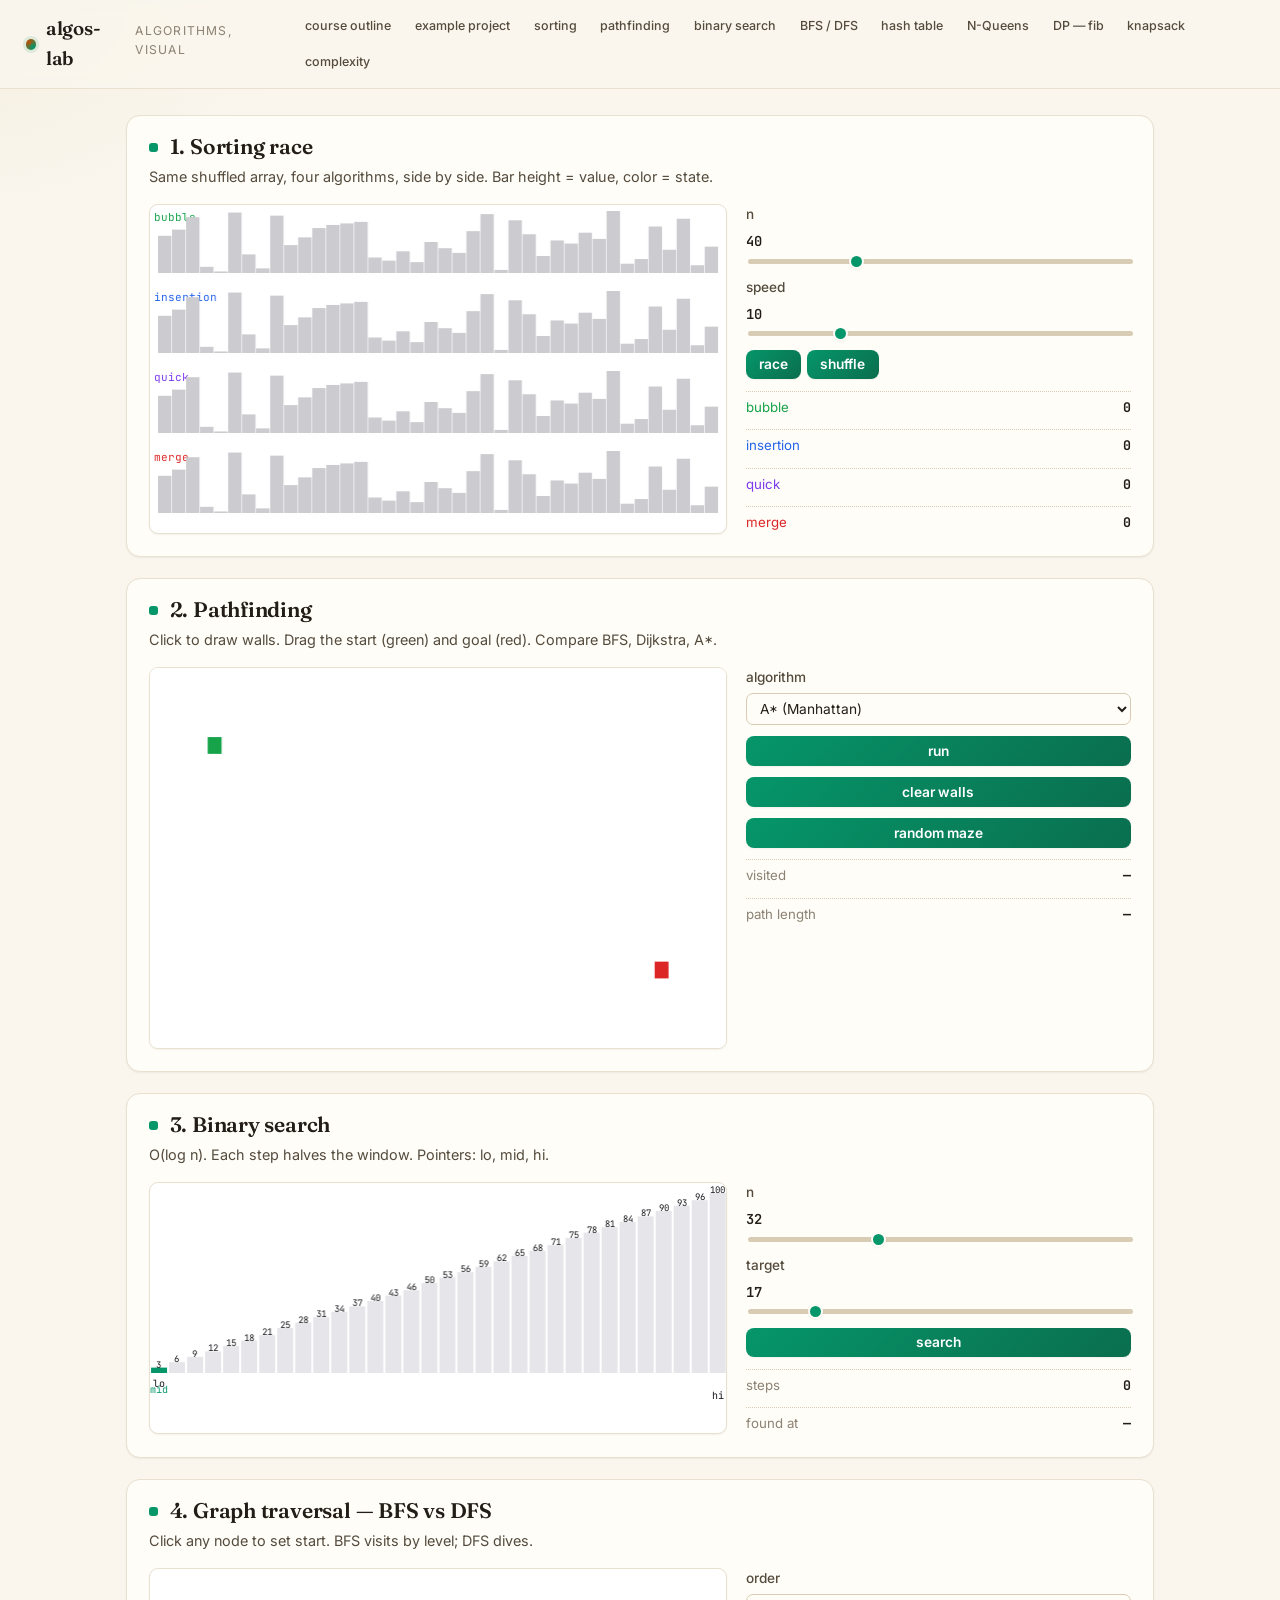
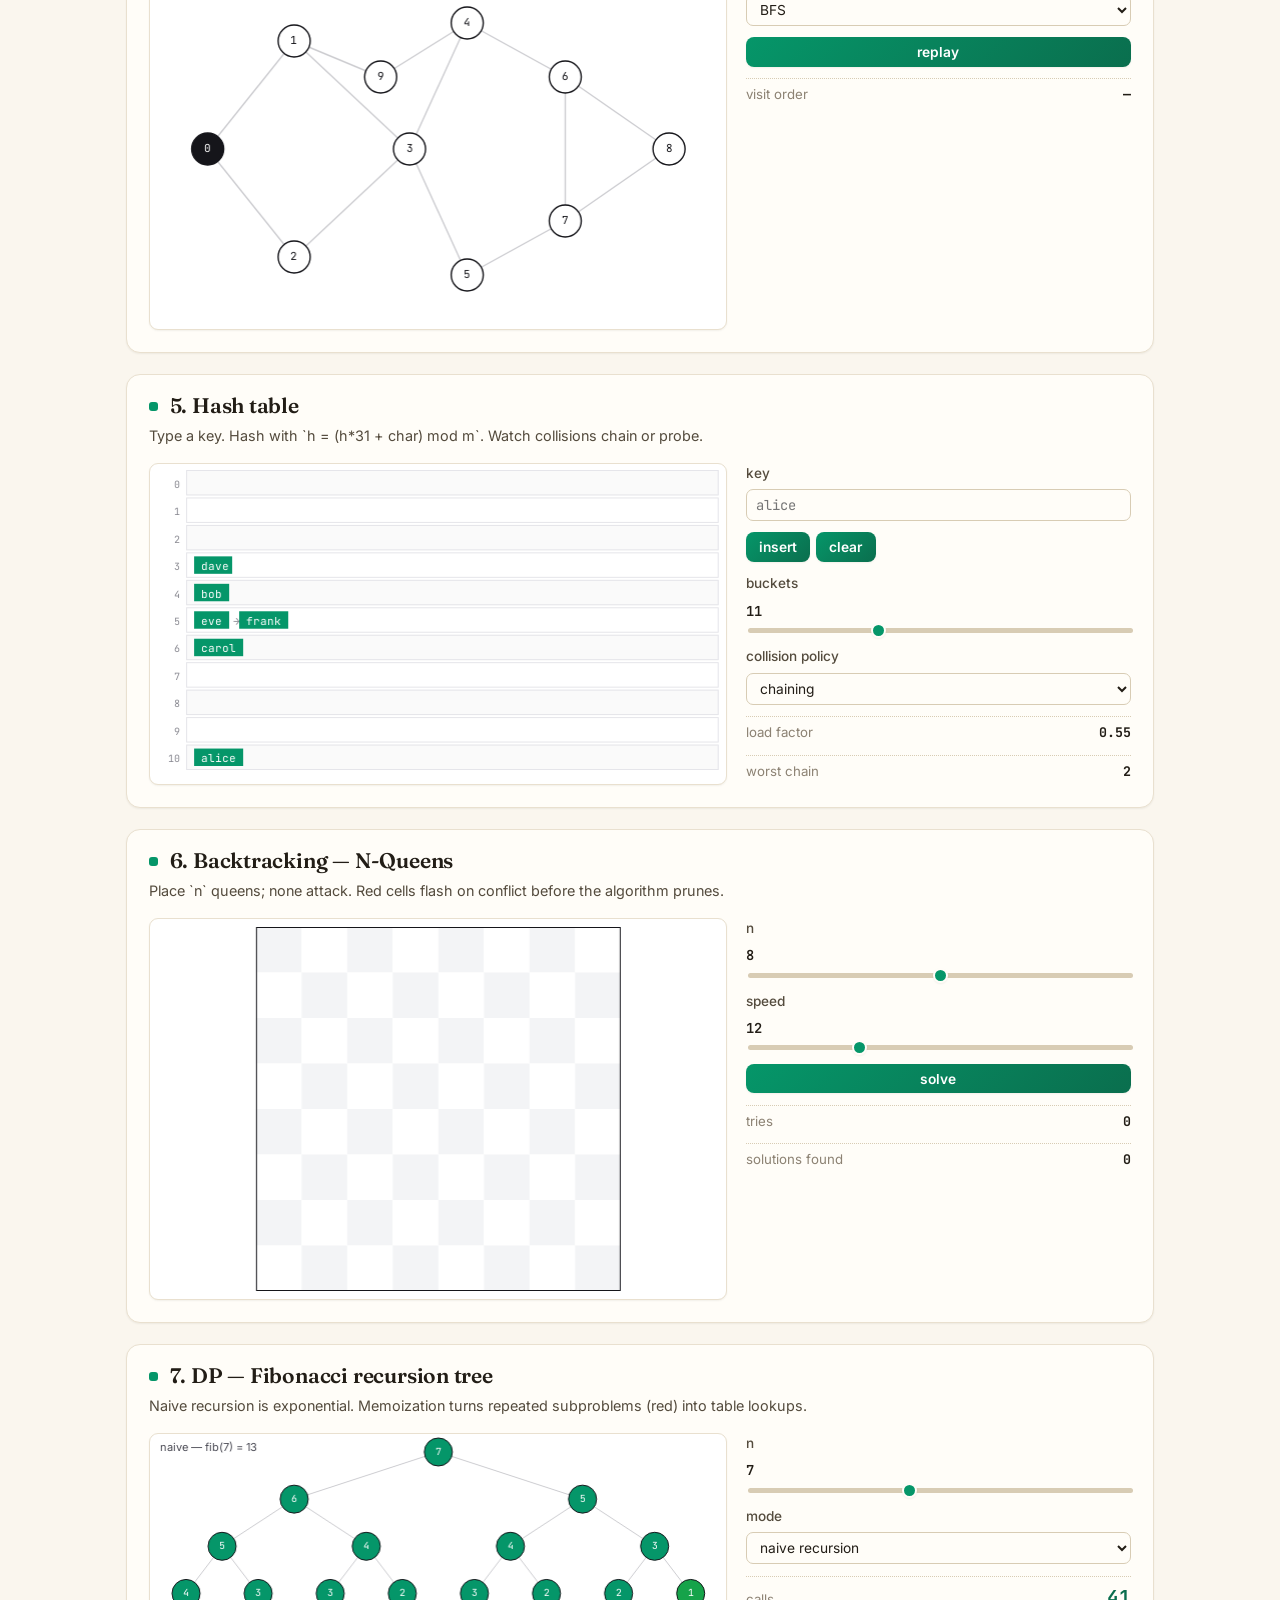
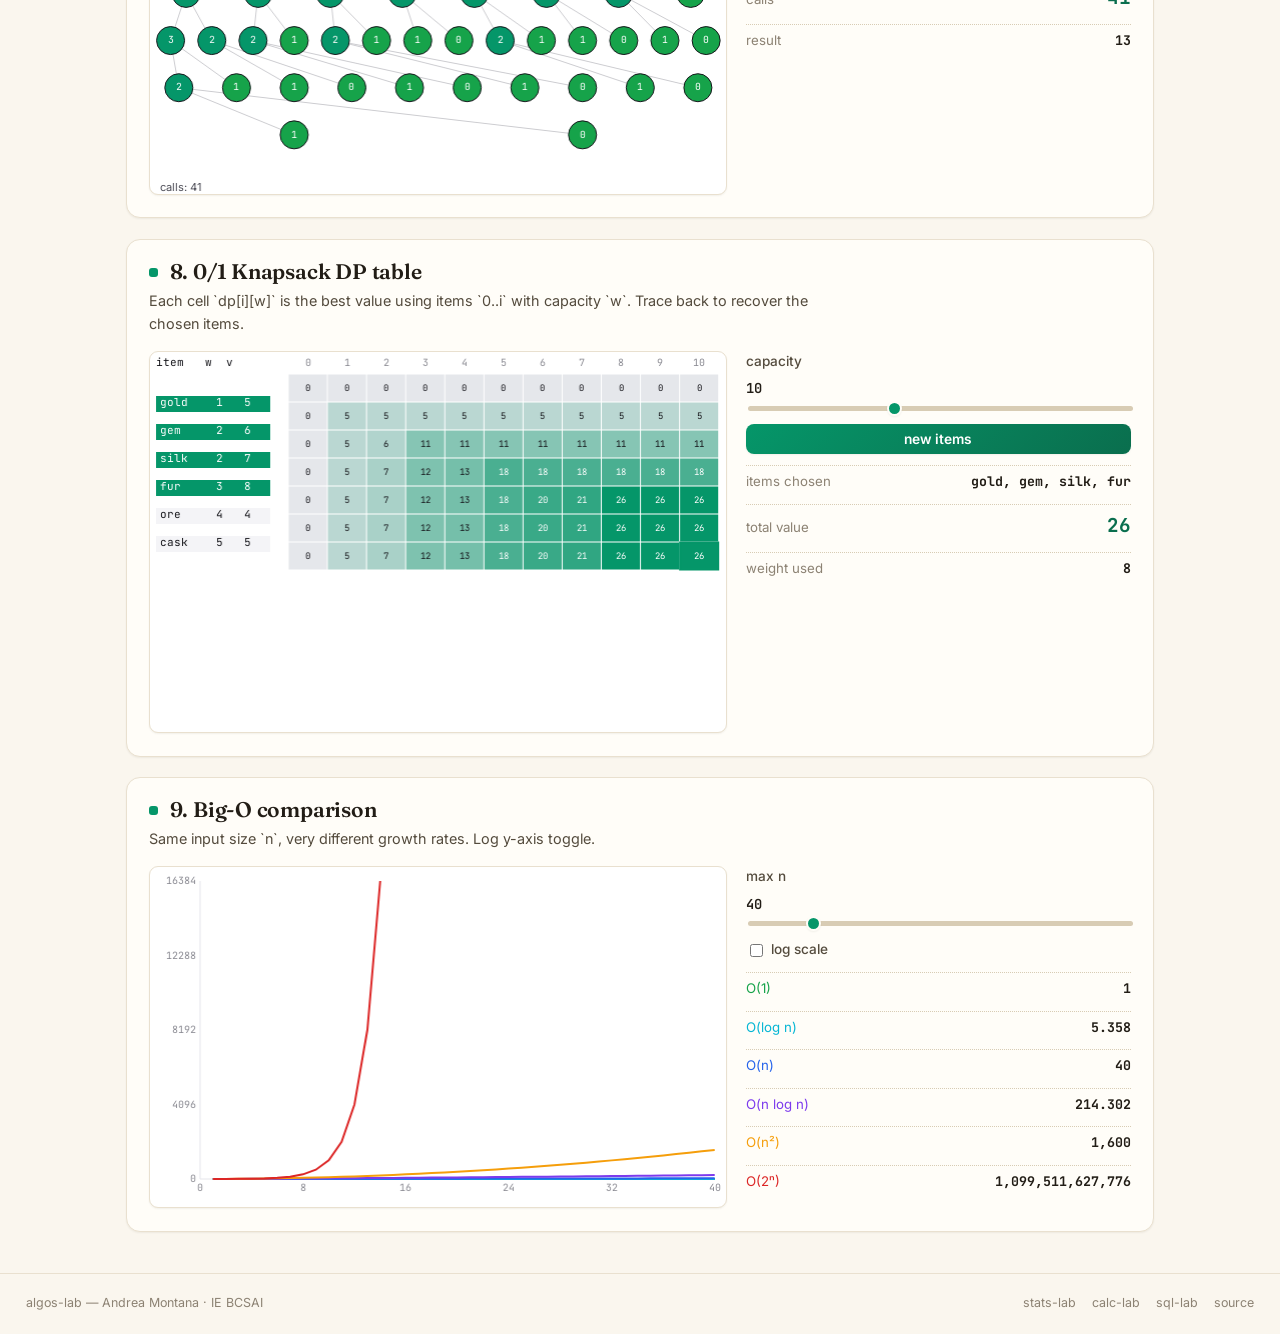
<file: index.html>
<!doctype html>
<html lang="en">
  <head>
    <meta charset="UTF-8" />
    <meta name="viewport" content="width=device-width, initial-scale=1.0" />
    <meta name="theme-color" content="#059669" />
    <link rel="icon" type="image/svg+xml" href="./favicon.svg" />
    <title>algos-lab · visual algorithms</title>
    <link rel="preconnect" href="https://fonts.googleapis.com" />
    <link rel="preconnect" href="https://fonts.gstatic.com" crossorigin />
    <link href="https://fonts.googleapis.com/css2?family=Fraunces:opsz,wght@9..144,400;9..144,500;9..144,600;9..144,700&family=Inter:wght@400;500;600;700;800&family=JetBrains+Mono:wght@400;500;600&display=swap" rel="stylesheet" />
    <link rel="stylesheet" href="./style.css" />
  </head>
  <body>
    <header>
      <div class="title">
        <span class="dot"></span><strong>algos-lab</strong>
        <span class="sub">algorithms, visual</span>
      </div>
      <nav>
        <a href="./course.html">course outline</a>
        <a href="./project.html">example project</a>
        <a href="#sort">sorting</a>
        <a href="#path">pathfinding</a>
        <a href="#bin">binary search</a>
        <a href="#graph">BFS / DFS</a>
        <a href="#hash">hash table</a>
        <a href="#nq">N-Queens</a>
        <a href="#fib">DP — fib</a>
        <a href="#ks">knapsack</a>
        <a href="#bigO">complexity</a>
      </nav>
    </header>

    <main>
      <!-- 1. SORTING RACE ------------------------------------------------- -->
      <section class="demo" id="sort">
        <h2>1. Sorting race</h2>
        <p class="cap">Same shuffled array, four algorithms, side by side. Bar height = value, color = state.</p>
        <div class="row">
          <div class="canvas-wrap"><canvas id="cv-sort" width="600" height="320"></canvas></div>
          <div class="ctrls">
            <label>n <span class="mono" id="sort-nv">40</span>
              <input id="sort-n" type="range" min="10" max="120" step="1" value="40"/></label>
            <label>speed <span class="mono" id="sort-sv">10</span>
              <input id="sort-s" type="range" min="1" max="40" step="1" value="10"/></label>
            <div class="row" style="gap:0.4rem; display:flex">
              <button id="sort-go" class="btn">race</button>
              <button id="sort-shuffle" class="btn">shuffle</button>
            </div>
            <div class="readout"><span style="color:#16A34A">bubble</span><strong id="sort-c0" class="mono">0</strong></div>
            <div class="readout"><span style="color:#2563EB">insertion</span><strong id="sort-c1" class="mono">0</strong></div>
            <div class="readout"><span style="color:#7C3AED">quick</span><strong id="sort-c2" class="mono">0</strong></div>
            <div class="readout"><span style="color:#DC2626">merge</span><strong id="sort-c3" class="mono">0</strong></div>
          </div>
        </div>
      </section>

      <!-- 2. PATHFINDING ------------------------------------------------- -->
      <section class="demo" id="path">
        <h2>2. Pathfinding</h2>
        <p class="cap">Click to draw walls. Drag the start (green) and goal (red). Compare BFS, Dijkstra, A*.</p>
        <div class="row">
          <div class="canvas-wrap"><canvas id="cv-path" width="600" height="380"></canvas></div>
          <div class="ctrls">
            <label>algorithm
              <select id="path-alg">
                <option value="bfs">BFS</option>
                <option value="dij">Dijkstra</option>
                <option value="astar" selected>A* (Manhattan)</option>
              </select>
            </label>
            <button id="path-run"   class="btn">run</button>
            <button id="path-clear" class="btn">clear walls</button>
            <button id="path-maze"  class="btn">random maze</button>
            <div class="readout"><span>visited</span><strong id="path-v" class="mono">—</strong></div>
            <div class="readout"><span>path length</span><strong id="path-l" class="mono">—</strong></div>
          </div>
        </div>
      </section>

      <!-- 3. BINARY SEARCH ----------------------------------------------- -->
      <section class="demo" id="bin">
        <h2>3. Binary search</h2>
        <p class="cap">O(log n). Each step halves the window. Pointers: lo, mid, hi.</p>
        <div class="row">
          <div class="canvas-wrap"><canvas id="cv-bin" width="600" height="220"></canvas></div>
          <div class="ctrls">
            <label>n <span class="mono" id="bin-nv">32</span>
              <input id="bin-n" type="range" min="8" max="80" step="1" value="32"/></label>
            <label>target <span class="mono" id="bin-tv">17</span>
              <input id="bin-t" type="range" min="1" max="100" step="1" value="17"/></label>
            <button id="bin-go" class="btn">search</button>
            <div class="readout"><span>steps</span><strong id="bin-s" class="mono">—</strong></div>
            <div class="readout"><span>found at</span><strong id="bin-f" class="mono">—</strong></div>
          </div>
        </div>
      </section>

      <!-- 4. BFS / DFS --------------------------------------------------- -->
      <section class="demo" id="graph">
        <h2>4. Graph traversal — BFS vs DFS</h2>
        <p class="cap">Click any node to set start. BFS visits by level; DFS dives.</p>
        <div class="row">
          <div class="canvas-wrap"><canvas id="cv-gr" width="600" height="360"></canvas></div>
          <div class="ctrls">
            <label>order
              <select id="gr-alg">
                <option value="bfs">BFS</option>
                <option value="dfs">DFS</option>
              </select>
            </label>
            <button id="gr-run" class="btn">replay</button>
            <div class="readout"><span>visit order</span><strong id="gr-ord" class="mono">—</strong></div>
          </div>
        </div>
      </section>

      <!-- 5. HASH TABLE -------------------------------------------------- -->
      <section class="demo" id="hash">
        <h2>5. Hash table</h2>
        <p class="cap">Type a key. Hash with `h = (h*31 + char) mod m`. Watch collisions chain or probe.</p>
        <div class="row">
          <div class="canvas-wrap"><canvas id="cv-h" width="600" height="320"></canvas></div>
          <div class="ctrls">
            <label>key
              <input id="h-key" type="text" placeholder="alice"/></label>
            <div class="row" style="gap:0.4rem; display:flex">
              <button id="h-add" class="btn">insert</button>
              <button id="h-clr" class="btn">clear</button>
            </div>
            <label>buckets <span class="mono" id="h-mv">11</span>
              <input id="h-m" type="range" min="5" max="23" step="1" value="11"/></label>
            <label>collision policy
              <select id="h-pol">
                <option value="chain" selected>chaining</option>
                <option value="lin">linear probing</option>
              </select>
            </label>
            <div class="readout"><span>load factor</span><strong id="h-lf" class="mono">0.00</strong></div>
            <div class="readout"><span>worst chain</span><strong id="h-wc" class="mono">0</strong></div>
          </div>
        </div>
      </section>

      <!-- 6. N-QUEENS ---------------------------------------------------- -->
      <section class="demo" id="nq">
        <h2>6. Backtracking — N-Queens</h2>
        <p class="cap">Place `n` queens; none attack. Red cells flash on conflict before the algorithm prunes.</p>
        <div class="row">
          <div class="canvas-wrap"><canvas id="cv-q" width="600" height="380"></canvas></div>
          <div class="ctrls">
            <label>n <span class="mono" id="q-nv">8</span>
              <input id="q-n" type="range" min="4" max="12" step="1" value="8"/></label>
            <label>speed <span class="mono" id="q-sv">12</span>
              <input id="q-s" type="range" min="1" max="40" step="1" value="12"/></label>
            <button id="q-go" class="btn">solve</button>
            <div class="readout"><span>tries</span><strong id="q-tr" class="mono">0</strong></div>
            <div class="readout"><span>solutions found</span><strong id="q-fn" class="mono">0</strong></div>
          </div>
        </div>
      </section>

      <!-- 7. FIBONACCI MEMO --------------------------------------------- -->
      <section class="demo" id="fib">
        <h2>7. DP — Fibonacci recursion tree</h2>
        <p class="cap">Naive recursion is exponential. Memoization turns repeated subproblems (red) into table lookups.</p>
        <div class="row">
          <div class="canvas-wrap"><canvas id="cv-fib" width="600" height="360"></canvas></div>
          <div class="ctrls">
            <label>n <span class="mono" id="fib-nv">7</span>
              <input id="fib-n" type="range" min="2" max="14" step="1" value="7"/></label>
            <label>mode
              <select id="fib-mode">
                <option value="naive" selected>naive recursion</option>
                <option value="memo">with memoization</option>
              </select>
            </label>
            <div class="readout"><span>calls</span><strong id="fib-c" class="mono big">—</strong></div>
            <div class="readout"><span>result</span><strong id="fib-r" class="mono">—</strong></div>
          </div>
        </div>
      </section>

      <!-- 8. KNAPSACK --------------------------------------------------- -->
      <section class="demo" id="ks">
        <h2>8. 0/1 Knapsack DP table</h2>
        <p class="cap">Each cell `dp[i][w]` is the best value using items `0..i` with capacity `w`. Trace back to recover the chosen items.</p>
        <div class="row">
          <div class="canvas-wrap"><canvas id="cv-ks" width="600" height="380"></canvas></div>
          <div class="ctrls">
            <label>capacity <span class="mono" id="ks-cv">10</span>
              <input id="ks-c" type="range" min="4" max="20" step="1" value="10"/></label>
            <button id="ks-reroll" class="btn">new items</button>
            <div class="readout"><span>items chosen</span><strong id="ks-pick" class="mono">—</strong></div>
            <div class="readout"><span>total value</span><strong id="ks-val" class="mono big">—</strong></div>
            <div class="readout"><span>weight used</span><strong id="ks-w" class="mono">—</strong></div>
          </div>
        </div>
      </section>

      <!-- 9. COMPLEXITY ------------------------------------------------- -->
      <section class="demo" id="bigO">
        <h2>9. Big-O comparison</h2>
        <p class="cap">Same input size `n`, very different growth rates. Log y-axis toggle.</p>
        <div class="row">
          <div class="canvas-wrap"><canvas id="cv-bo" width="600" height="340"></canvas></div>
          <div class="ctrls">
            <label>max n <span class="mono" id="bo-nv">40</span>
              <input id="bo-n" type="range" min="10" max="200" step="1" value="40"/></label>
            <label class="check"><input id="bo-log" type="checkbox"/> log scale</label>
            <div class="readout"><span style="color:#16A34A">O(1)</span><strong id="bo-c0" class="mono">—</strong></div>
            <div class="readout"><span style="color:#06B6D4">O(log n)</span><strong id="bo-c1" class="mono">—</strong></div>
            <div class="readout"><span style="color:#2563EB">O(n)</span><strong id="bo-c2" class="mono">—</strong></div>
            <div class="readout"><span style="color:#7C3AED">O(n log n)</span><strong id="bo-c3" class="mono">—</strong></div>
            <div class="readout"><span style="color:#F59E0B">O(n²)</span><strong id="bo-c4" class="mono">—</strong></div>
            <div class="readout"><span style="color:#DC2626">O(2ⁿ)</span><strong id="bo-c5" class="mono">—</strong></div>
          </div>
        </div>
      </section>
    </main>

    <footer>
      <span>algos-lab — Andrea Montana · IE BCSAI</span>
      <span class="more">
        <a href="https://github.com/andreaisabelmontana/stats-lab" target="_blank">stats-lab</a>
        <a href="https://github.com/andreaisabelmontana/calc-lab"  target="_blank">calc-lab</a>
        <a href="https://github.com/andreaisabelmontana/sql-lab"   target="_blank">sql-lab</a>
        <a href="https://github.com/andreaisabelmontana/algos-lab" target="_blank">source</a>
      </span>
    </footer>
    <script type="module" src="./src/app.js"></script>
  </body>
</html>
</file>
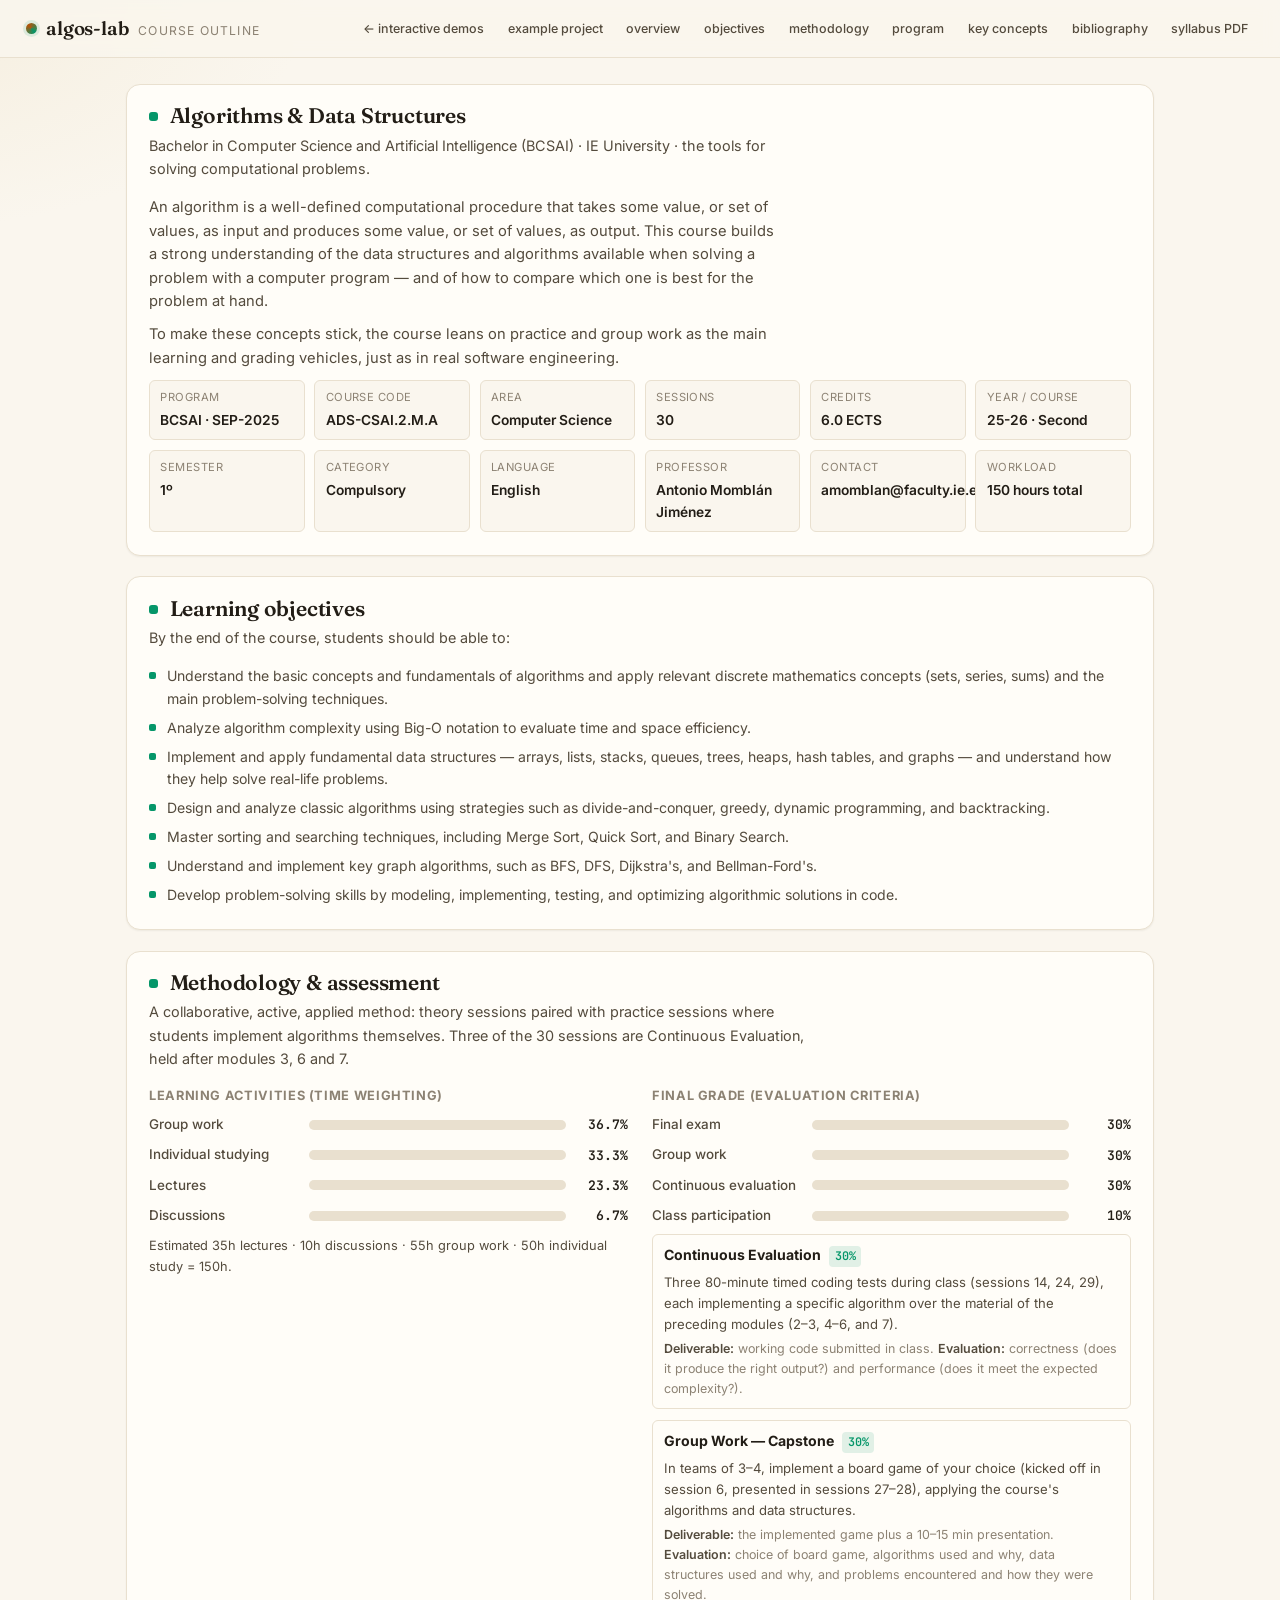
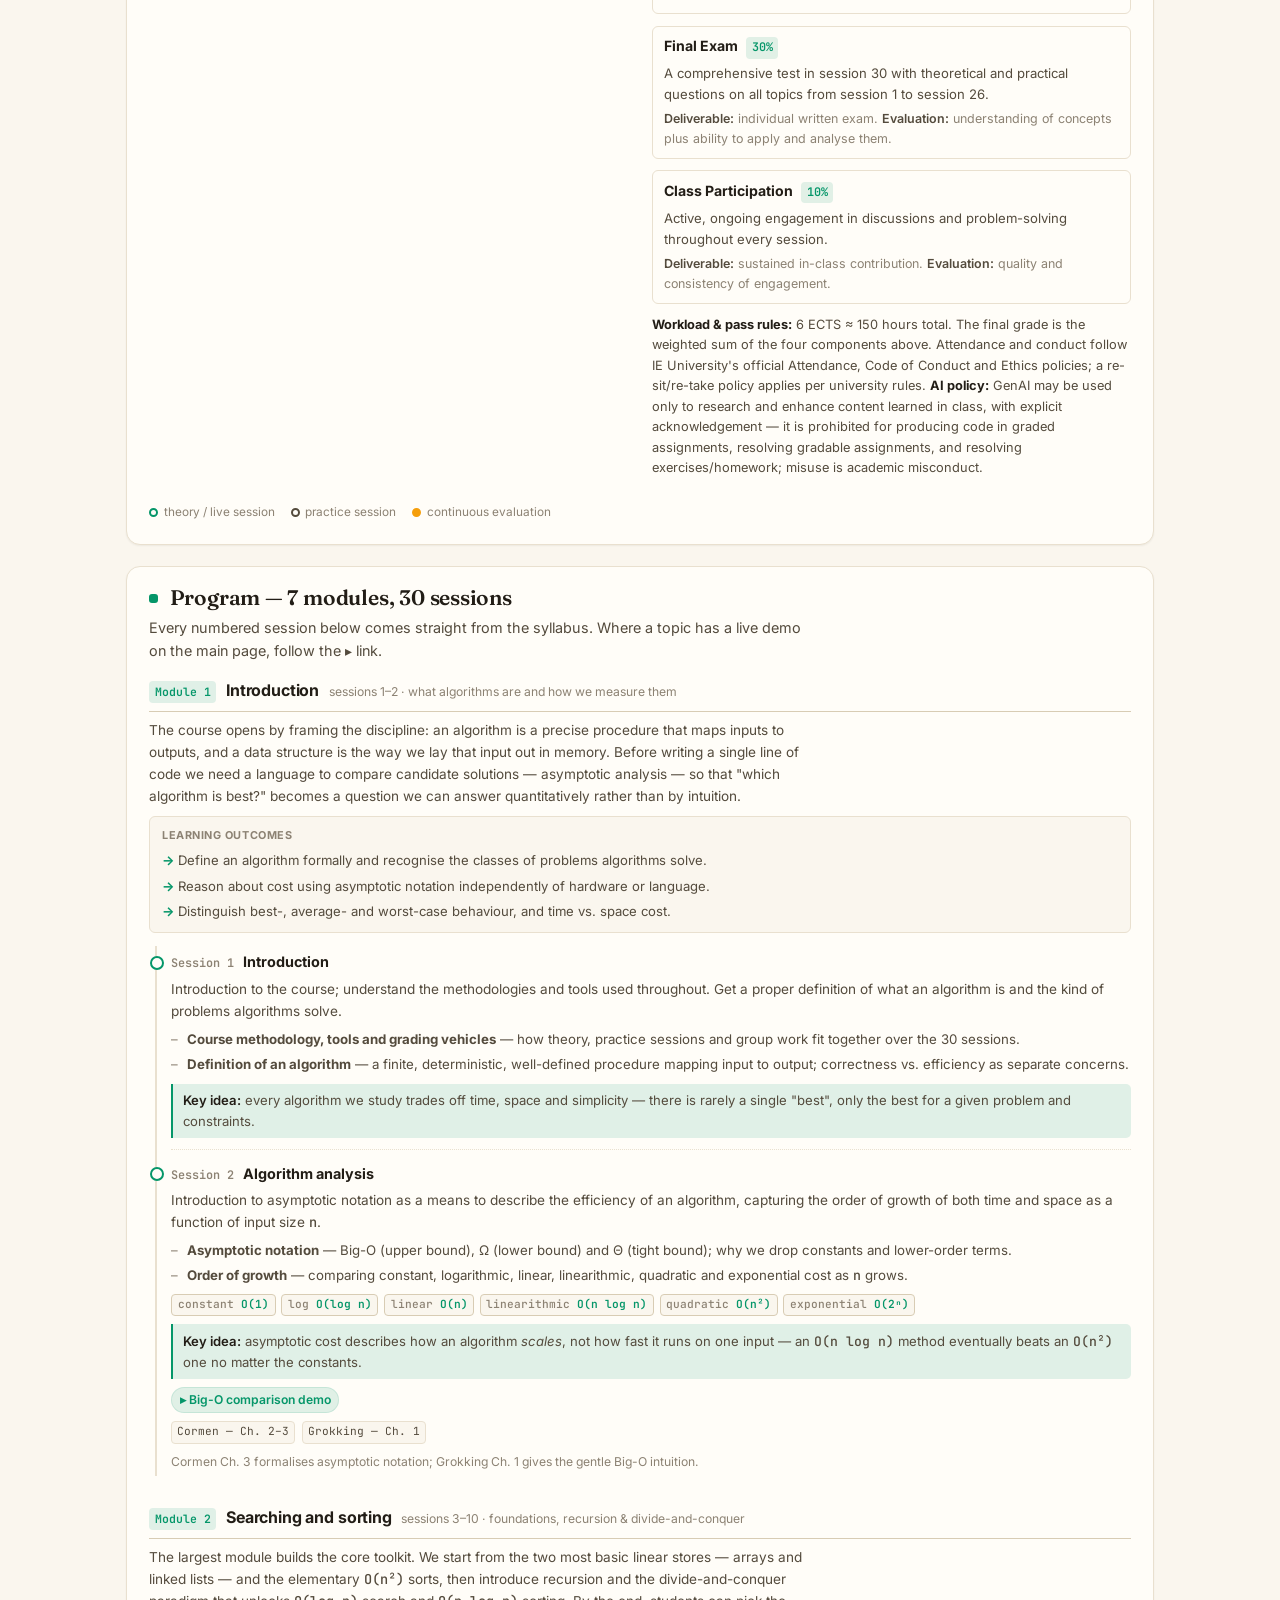
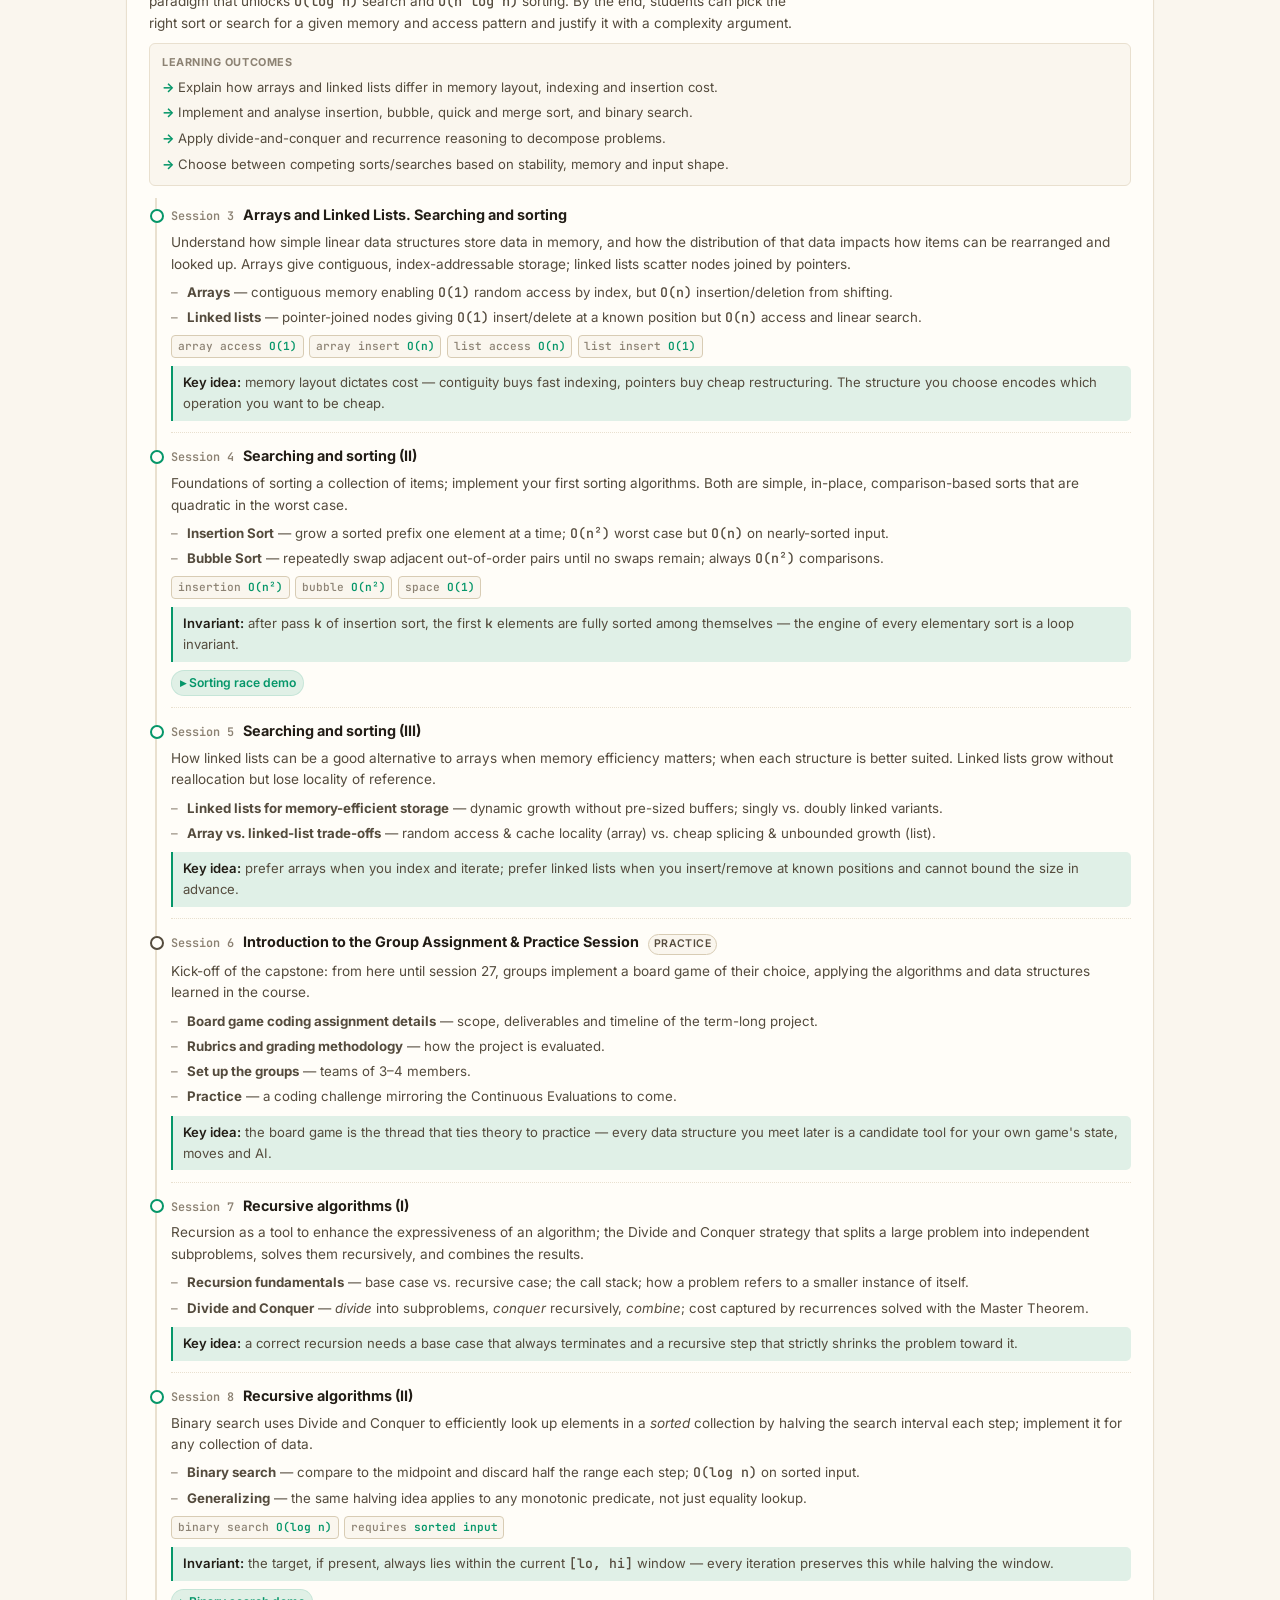
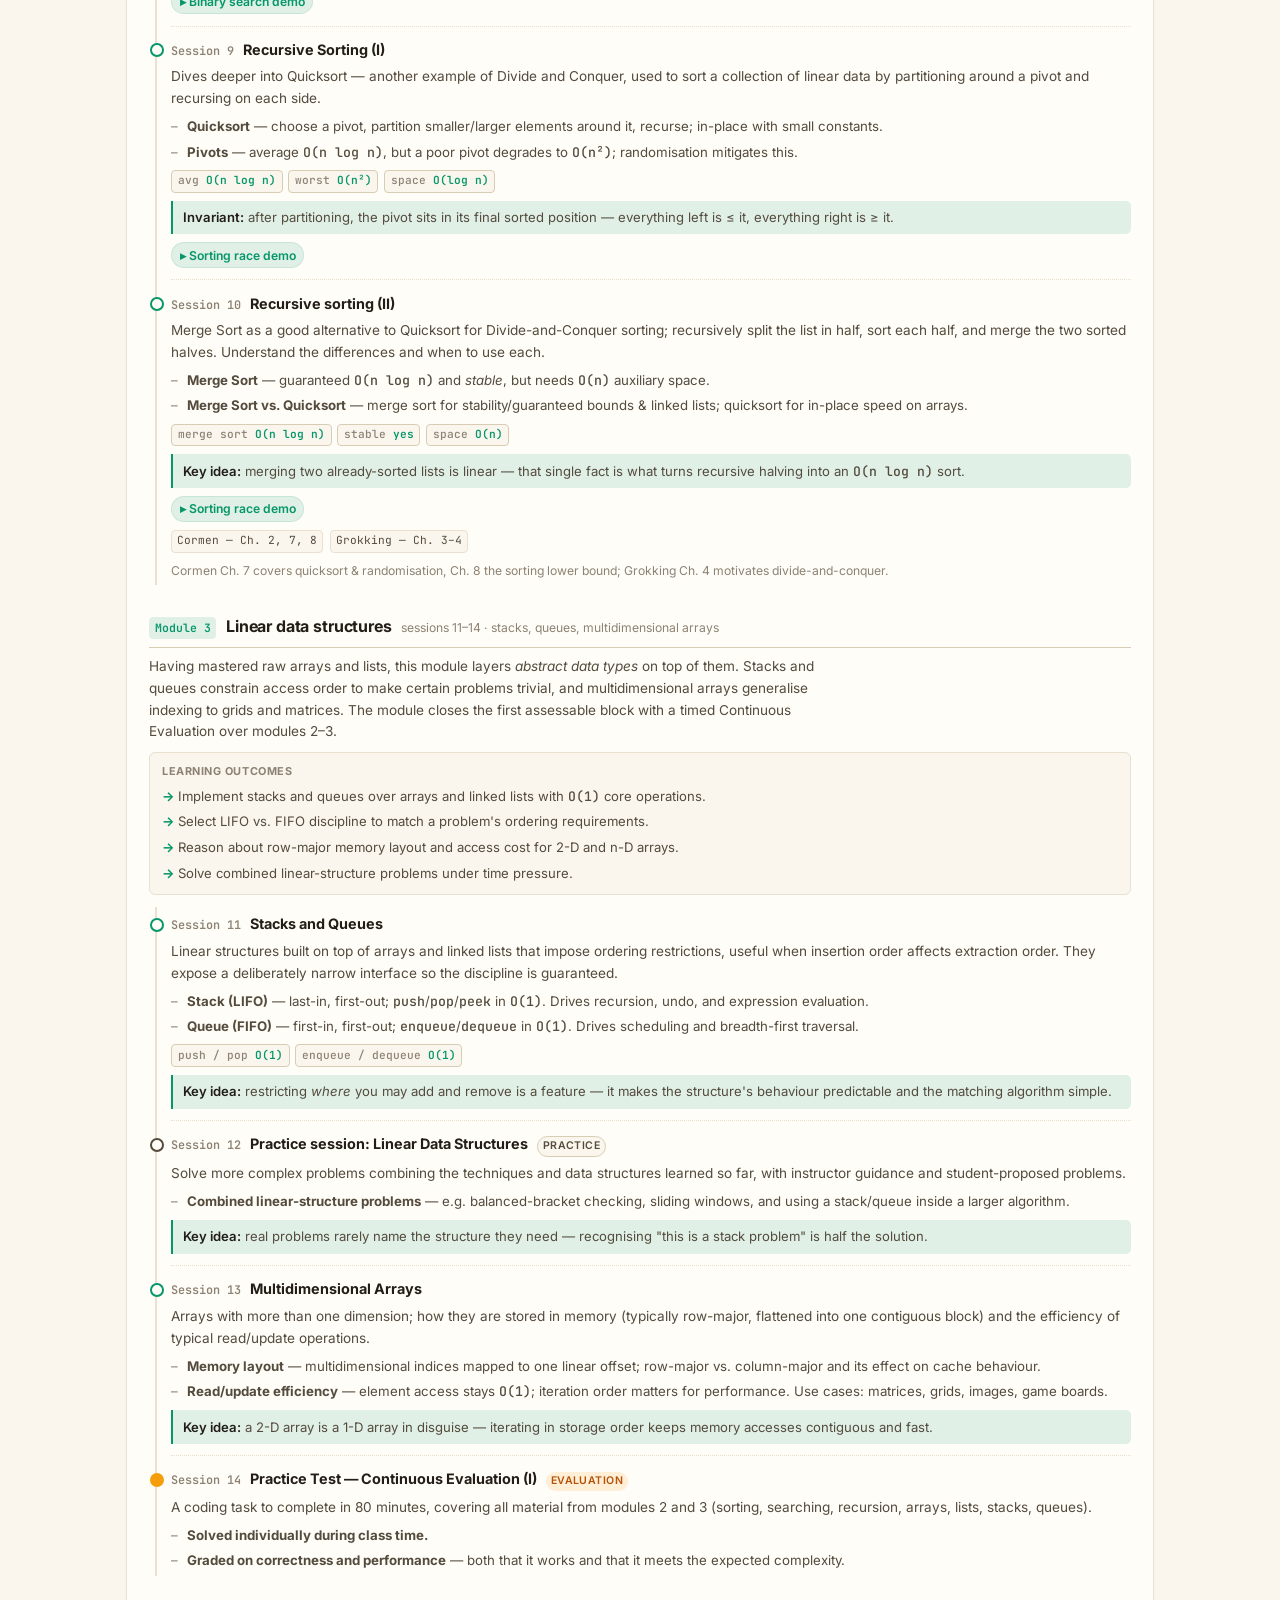
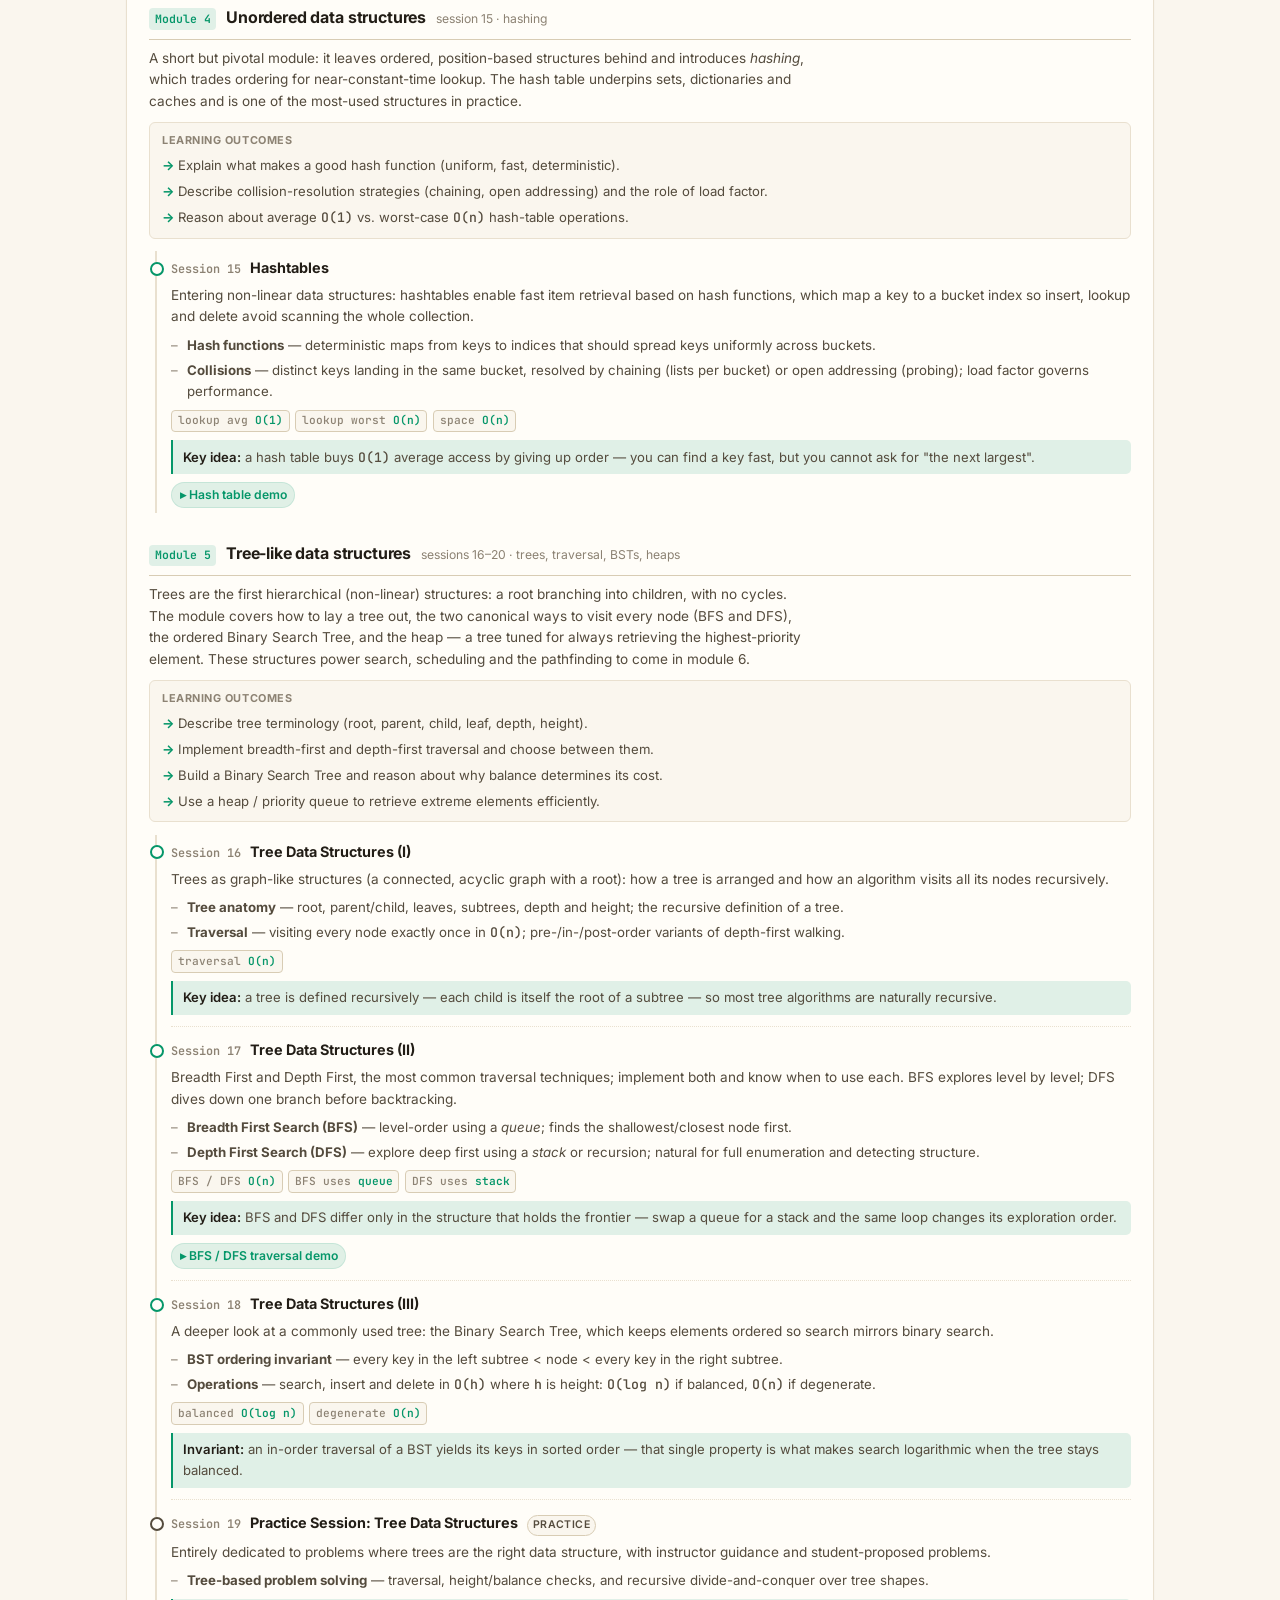
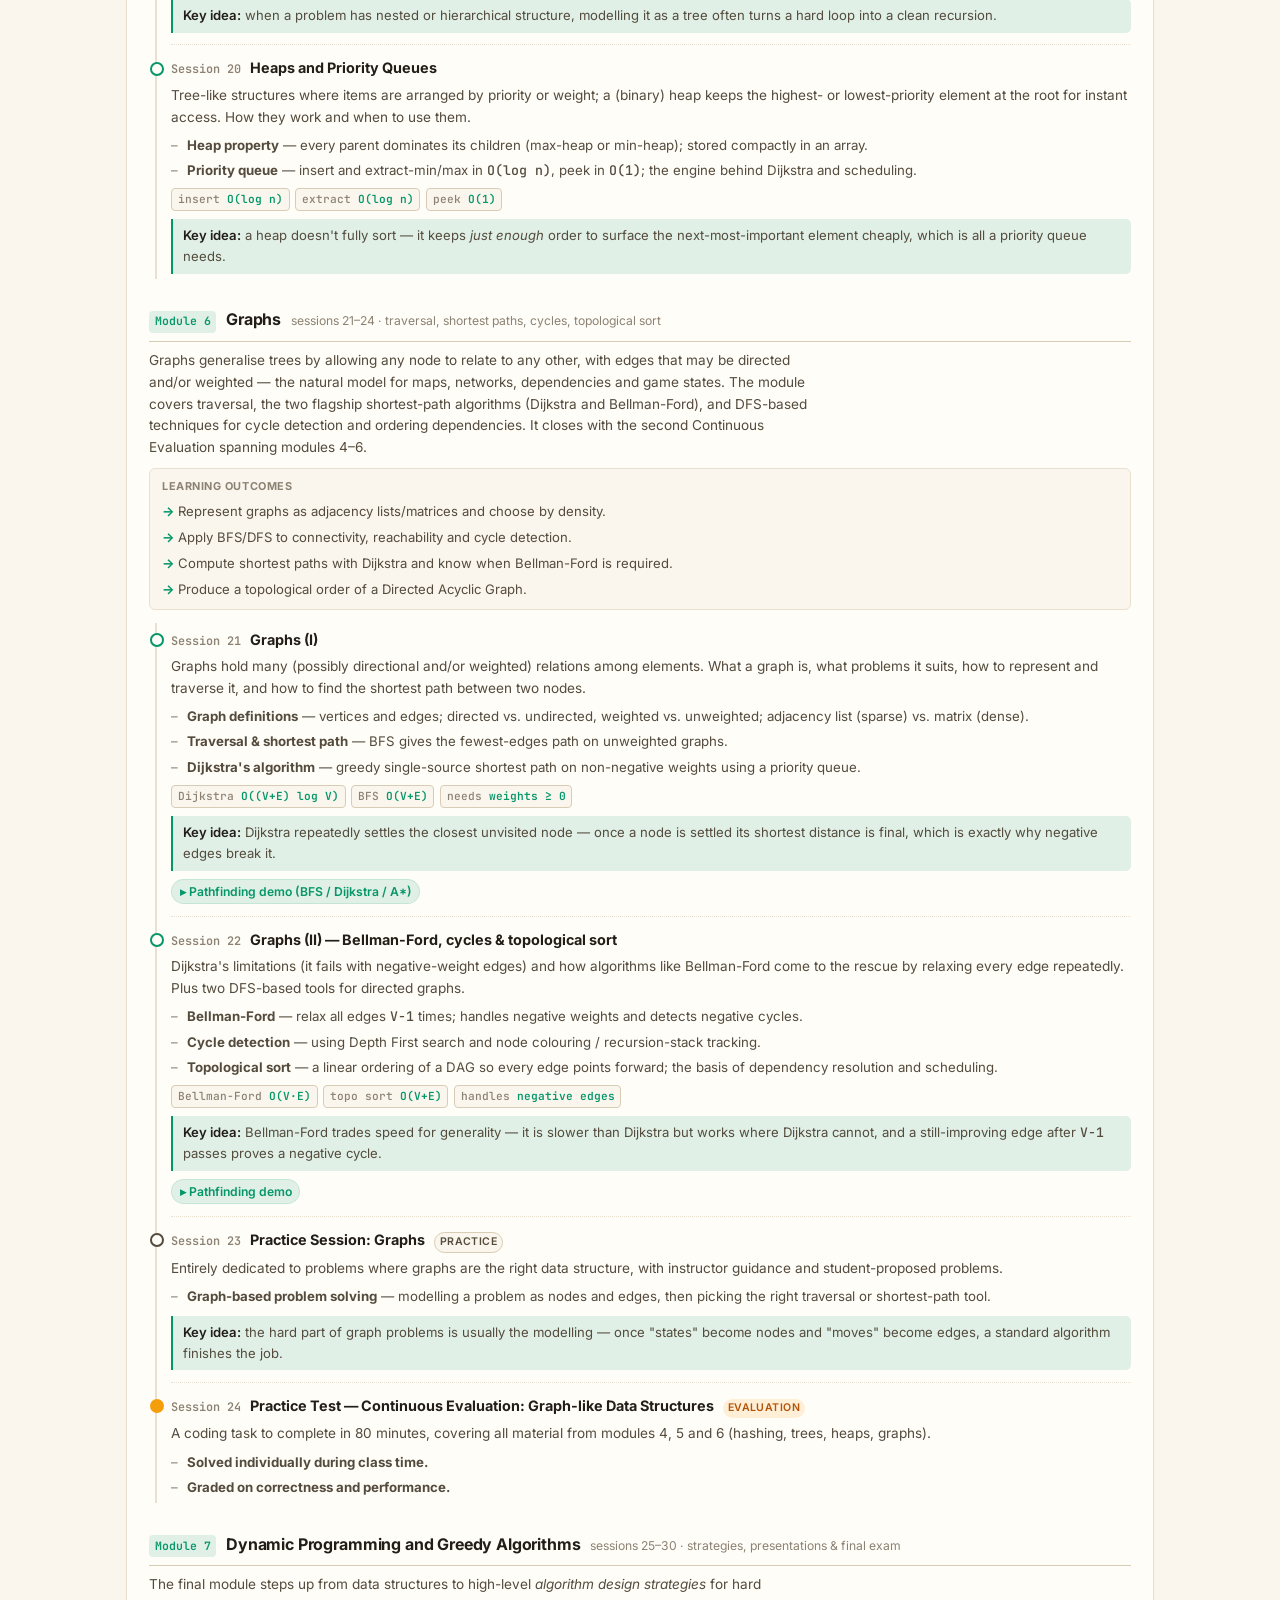
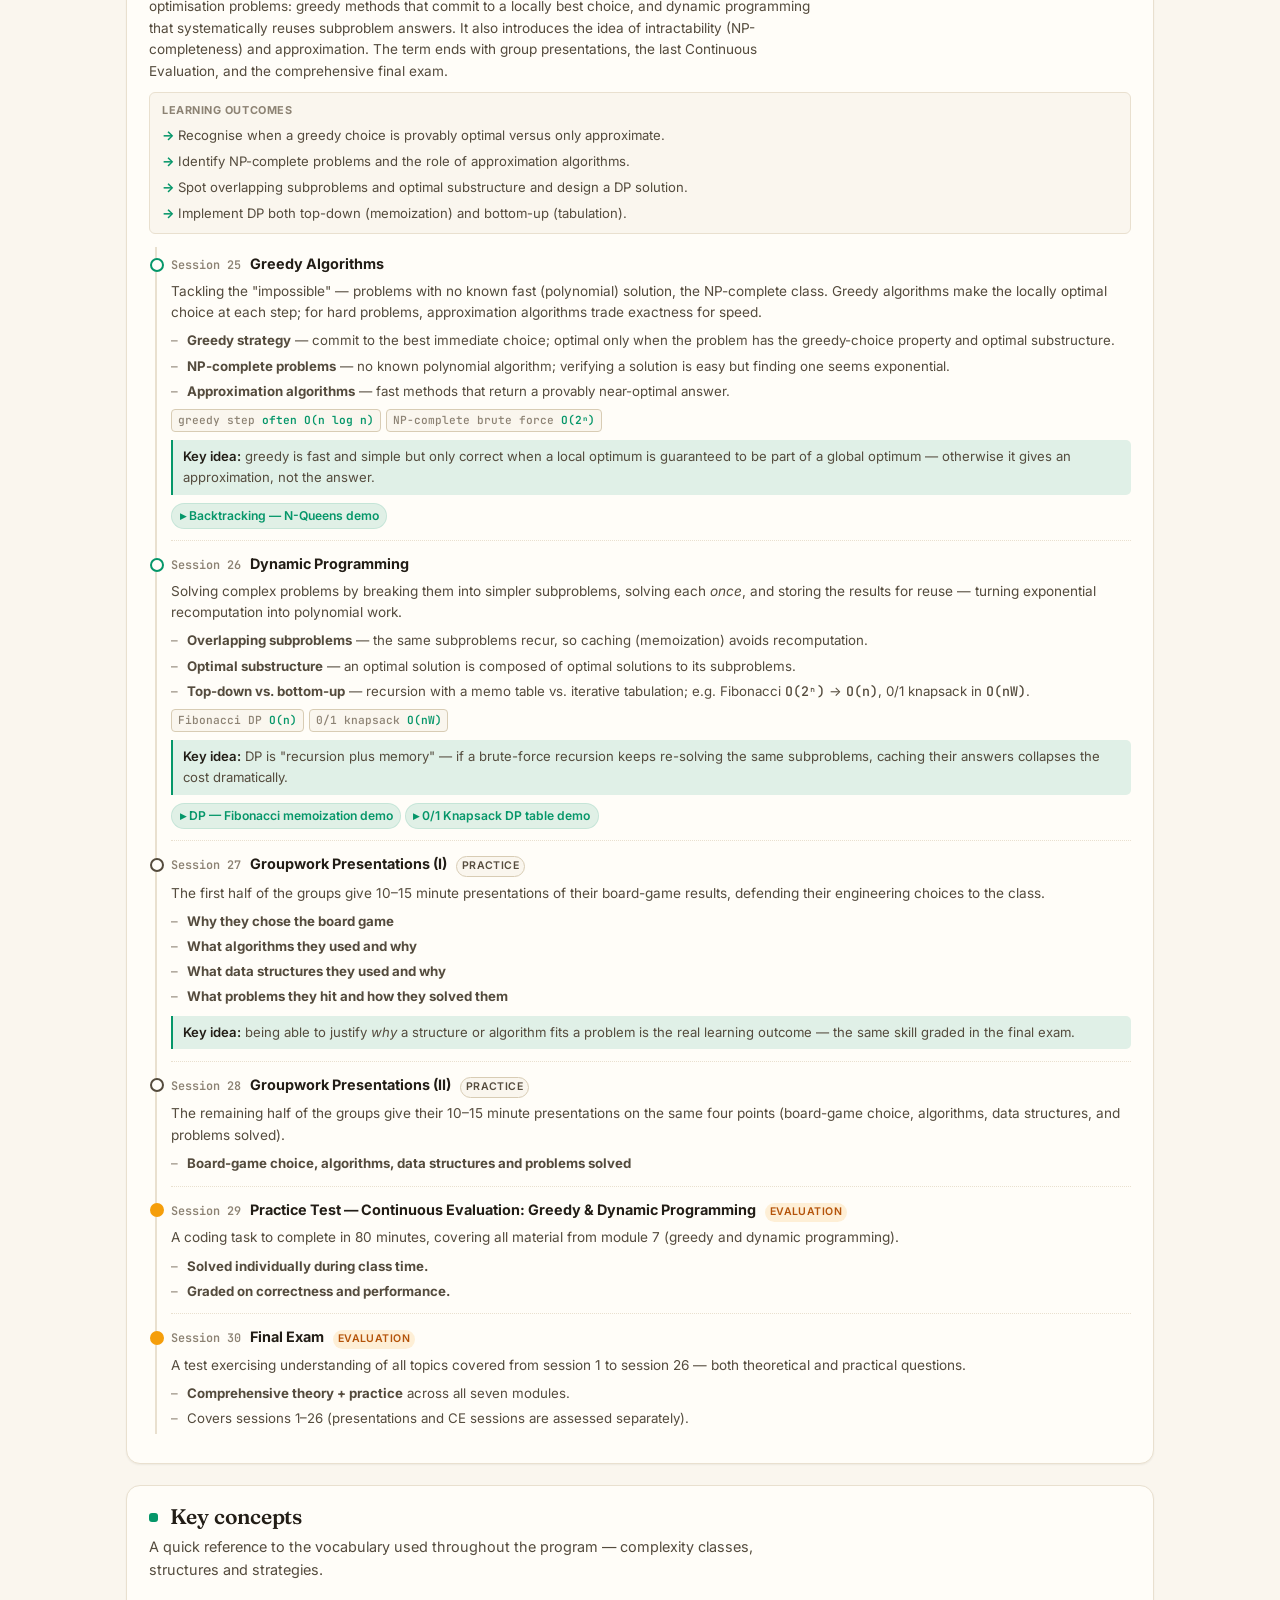
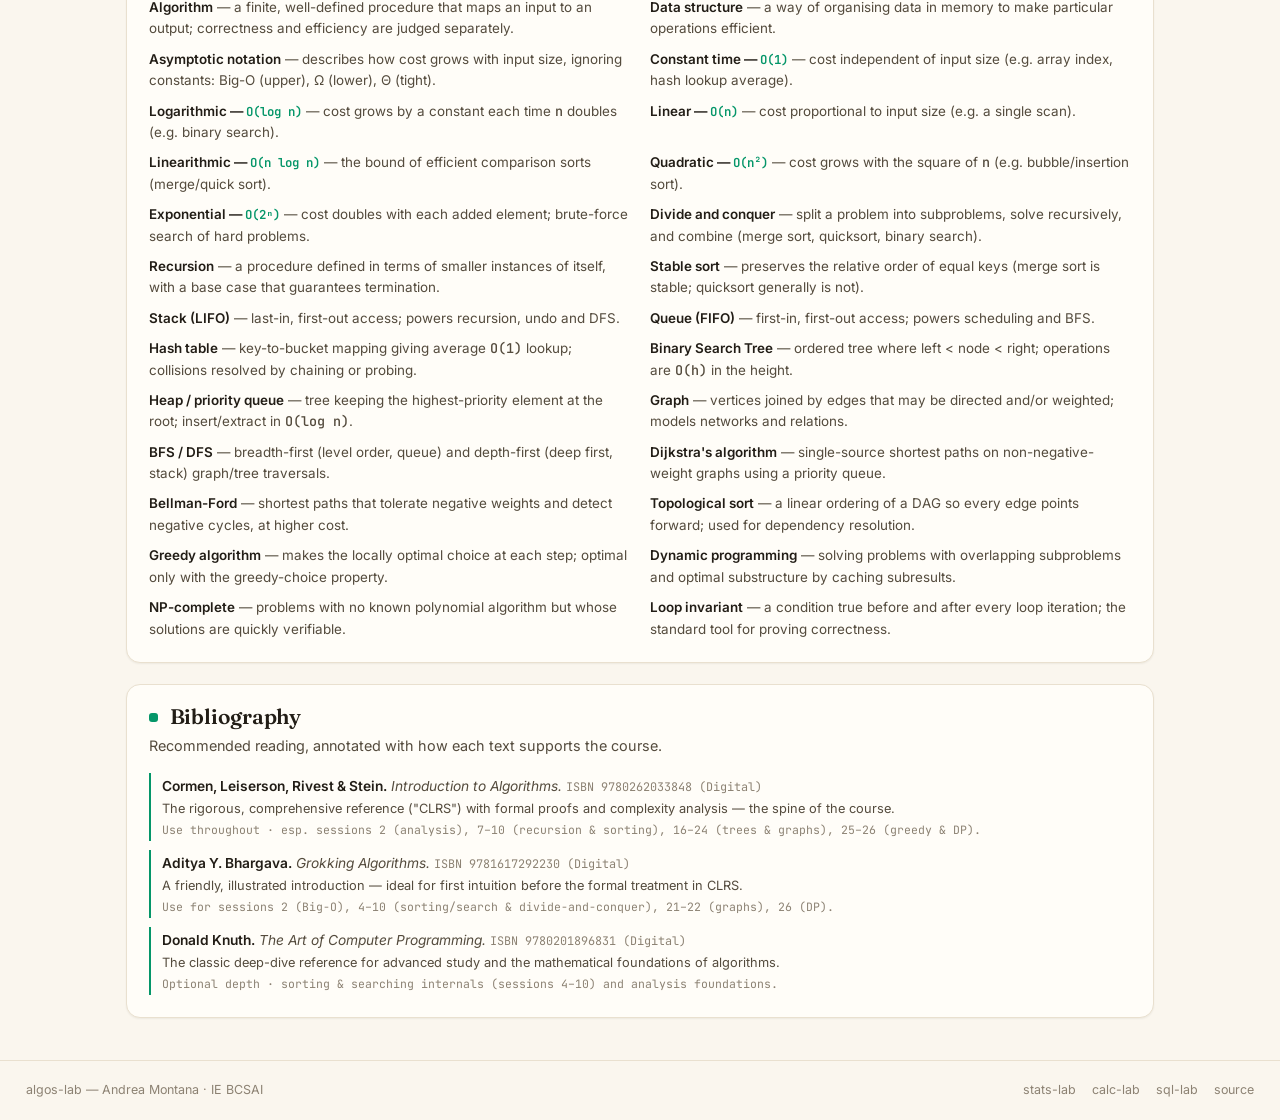
<file: course.html>
<!doctype html>
<html lang="en">
  <head>
    <meta charset="UTF-8" />
    <meta name="viewport" content="width=device-width, initial-scale=1.0" />
    <meta name="theme-color" content="#059669" />
    <link rel="icon" type="image/svg+xml" href="./favicon.svg" />
    <title>algos-lab · course outline</title>
    <link rel="preconnect" href="https://fonts.googleapis.com" />
    <link rel="preconnect" href="https://fonts.gstatic.com" crossorigin />
    <link href="https://fonts.googleapis.com/css2?family=Fraunces:opsz,wght@9..144,400;9..144,500;9..144,600;9..144,700&family=Inter:wght@400;500;600;700;800&family=JetBrains+Mono:wght@400;500;600&display=swap" rel="stylesheet" />
    <link rel="stylesheet" href="./style.css" />
    <style>
      /* course.html — scoped extras, reusing the *-lab :root tokens */
      .lede { color: var(--ink-soft); font-size: 0.92rem; max-width: 70ch; margin: 0 0 0.6rem; }
      .lede + .lede { margin-top: 0.4rem; }

      /* meta grid */
      .meta {
        display: grid; grid-template-columns: repeat(auto-fill, minmax(150px, 1fr));
        gap: 0.6rem; margin-top: 0.4rem;
      }
      .meta .cell {
        border: 1px solid var(--rule); border-radius: 6px;
        padding: 0.5rem 0.65rem; background: var(--bg);
      }
      .meta .k { color: var(--muted); font-size: 0.7rem; text-transform: uppercase; letter-spacing: 0.04em; }
      .meta .v { color: var(--ink); font-weight: 600; font-size: 0.86rem; margin-top: 0.15rem; }

      /* objective / generic lists */
      ul.clean { list-style: none; margin: 0.3rem 0 0; padding: 0; display: flex; flex-direction: column; gap: 0.4rem; }
      ul.clean li { position: relative; padding-left: 1.1rem; color: var(--ink-soft); font-size: 0.88rem; }
      ul.clean li::before {
        content: ''; position: absolute; left: 0; top: 0.5em;
        width: 7px; height: 7px; border-radius: 2px; background: var(--accent);
      }

      /* % bars */
      .bars { display: flex; flex-direction: column; gap: 0.55rem; margin-top: 0.3rem; }
      .bar-row { display: grid; grid-template-columns: 150px 1fr 52px; align-items: center; gap: 0.6rem; font-size: 0.84rem; }
      .bar-row .lbl { color: var(--ink-soft); font-weight: 500; }
      .track { height: 10px; background: var(--rule); border-radius: 999px; overflow: hidden; }
      .fill { height: 100%; background: var(--accent); border-radius: 999px; }
      .fill.alt { background: var(--warn); }
      .bar-row .pct { font-family: var(--font-mono); font-weight: 600; color: var(--ink); text-align: right; font-size: 0.82rem; }

      .split { display: grid; grid-template-columns: 1fr 1fr; gap: 1.5rem; }
      @media (max-width: 760px) { .split { grid-template-columns: 1fr; gap: 1rem; } }
      .split h3, .module h3 { font-size: 0.8rem; text-transform: uppercase; letter-spacing: 0.05em; color: var(--muted); margin: 0 0 0.5rem; font-weight: 700; }

      /* module group header */
      .module { margin-top: 1.4rem; }
      .module:first-of-type { margin-top: 0.4rem; }
      .module > .mhead {
        display: flex; align-items: baseline; gap: 0.6rem; flex-wrap: wrap;
        padding-bottom: 0.5rem; border-bottom: 1px solid var(--rule-h);
      }
      .module .mnum {
        font-family: var(--font-mono); font-weight: 600; font-size: 0.72rem;
        color: var(--accent); background: var(--accent-soft);
        padding: 0.15em 0.5em; border-radius: 4px;
      }
      .module .mtitle { font-size: 1rem; font-weight: 700; color: var(--ink); letter-spacing: -0.01em; }
      .module .mmeta { color: var(--muted); font-size: 0.76rem; }

      /* timeline of sessions */
      .timeline { position: relative; margin: 0.4rem 0 0 0; padding-left: 1.4rem; }
      .timeline::before {
        content: ''; position: absolute; left: 6px; top: 0.4rem; bottom: 0.4rem;
        width: 2px; background: var(--rule);
      }
      .sess { position: relative; padding: 0.7rem 0; border-bottom: 1px dotted var(--rule); }
      .sess:last-child { border-bottom: 0; }
      .sess::before {
        content: ''; position: absolute; left: -1.4rem; top: 1.05rem;
        width: 10px; height: 10px; border-radius: 999px;
        background: var(--paper); border: 2px solid var(--accent);
        transform: translateX(1px);
      }
      .sess.eval::before { background: var(--warn); border-color: var(--warn); }
      .sess.practice::before { background: var(--paper); border-color: var(--ink-soft); }
      .sess .shead { display: flex; align-items: baseline; gap: 0.55rem; flex-wrap: wrap; }
      .sess .snum { font-family: var(--font-mono); font-size: 0.74rem; font-weight: 600; color: var(--muted); }
      .sess .stitle { font-weight: 700; font-size: 0.9rem; color: var(--ink); }
      .tag {
        font-size: 0.66rem; font-weight: 600; text-transform: uppercase; letter-spacing: 0.04em;
        padding: 0.1em 0.45em; border-radius: 999px;
      }
      .tag.t-eval { background: rgba(245,158,11,0.14); color: #B45309; }
      .tag.t-practice { background: var(--bg); color: var(--ink-soft); border: 1px solid var(--rule-h); }
      .sess p { margin: 0.35rem 0 0; color: var(--ink-soft); font-size: 0.85rem; }
      .sess ul.topics { list-style: none; margin: 0.4rem 0 0; padding: 0; display: flex; flex-direction: column; gap: 0.25rem; }
      .sess ul.topics li { position: relative; padding-left: 0.95rem; font-size: 0.83rem; color: var(--ink-soft); }
      .sess ul.topics li::before { content: '–'; position: absolute; left: 0; color: var(--muted); }
      .reads { margin-top: 0.5rem; display: flex; gap: 0.4rem; flex-wrap: wrap; }
      .reads .rtag {
        font-family: var(--font-mono); font-size: 0.7rem; color: var(--ink-soft);
        background: var(--bg); border: 1px solid var(--rule); border-radius: 4px;
        padding: 0.12em 0.45em;
      }
      .demolink {
        display: inline-block; margin-top: 0.5rem;
        font-size: 0.76rem; font-weight: 600;
        color: var(--accent); border: 1px solid var(--accent-soft);
        background: var(--accent-soft); border-radius: 999px;
        padding: 0.18em 0.6em;
      }
      .demolink:hover { border-bottom-color: transparent; filter: brightness(0.96); }
      .demolink::before { content: '▸ '; }

      .biblio { display: flex; flex-direction: column; gap: 0.55rem; margin-top: 0.3rem; }
      .biblio .book { border-left: 2px solid var(--accent); padding: 0.1rem 0 0.1rem 0.7rem; font-size: 0.86rem; }
      .biblio .book .au { color: var(--ink); font-weight: 600; }
      .biblio .book .ti { color: var(--ink-soft); font-style: italic; }
      .biblio .book .isbn { font-family: var(--font-mono); color: var(--muted); font-size: 0.74rem; }

      .legend { display: flex; gap: 1rem; flex-wrap: wrap; margin-top: 0.7rem; font-size: 0.74rem; color: var(--muted); }
      .legend .li { display: flex; align-items: center; gap: 0.35rem; }
      .legend .dot2 { width: 9px; height: 9px; border-radius: 999px; border: 2px solid var(--accent); }
      .legend .dot2.e { background: var(--warn); border-color: var(--warn); }
      .legend .dot2.p { border-color: var(--ink-soft); }

      /* enrichment: module overview + learning outcomes */
      .moverview { color: var(--ink-soft); font-size: 0.85rem; margin: 0.5rem 0 0; max-width: 74ch; }
      .outcomes { margin: 0.55rem 0 0.2rem; padding: 0.6rem 0.75rem; background: var(--bg); border: 1px solid var(--rule); border-radius: 6px; }
      .outcomes .ohead { font-size: 0.68rem; text-transform: uppercase; letter-spacing: 0.05em; color: var(--muted); font-weight: 700; margin-bottom: 0.35rem; }
      .outcomes ul { list-style: none; margin: 0; padding: 0; display: flex; flex-direction: column; gap: 0.3rem; }
      .outcomes li { position: relative; padding-left: 1rem; font-size: 0.82rem; color: var(--ink-soft); }
      .outcomes li::before { content: '→'; position: absolute; left: 0; color: var(--accent); font-weight: 700; }

      /* complexity chips */
      .cx { display: flex; flex-wrap: wrap; gap: 0.35rem; margin-top: 0.45rem; }
      .cx .chip {
        font-family: var(--font-mono); font-size: 0.7rem; font-weight: 600;
        color: var(--ink); background: var(--bg);
        border: 1px solid var(--rule-h); border-radius: 4px; padding: 0.12em 0.5em;
      }
      .cx .chip .lk { color: var(--muted); font-weight: 500; }
      .cx .chip .o { color: var(--accent); }

      /* key idea / invariant note */
      .keyidea {
        margin-top: 0.5rem; padding: 0.4rem 0.6rem;
        border-left: 2px solid var(--accent); background: var(--accent-soft);
        border-radius: 0 5px 5px 0; font-size: 0.82rem; color: var(--ink-soft);
      }
      .keyidea b { color: var(--ink); font-weight: 600; }

      /* annotated reading note */
      .reads .rnote { flex-basis: 100%; font-size: 0.76rem; color: var(--muted); margin-top: 0.1rem; }

      /* glossary */
      .glossary { display: grid; grid-template-columns: 1fr 1fr; gap: 0.55rem 1.25rem; margin-top: 0.4rem; }
      @media (max-width: 760px) { .glossary { grid-template-columns: 1fr; } }
      .glossary .term { font-size: 0.84rem; color: var(--ink-soft); }
      .glossary .term .t { color: var(--ink); font-weight: 600; }
      .glossary .term .t code { font-family: var(--font-mono); font-size: 0.92em; color: var(--accent); font-weight: 600; }

      /* annotated bibliography extras */
      .biblio .book .note { display: block; color: var(--ink-soft); font-size: 0.8rem; margin-top: 0.15rem; }
      .biblio .book .uses { display: block; font-family: var(--font-mono); color: var(--muted); font-size: 0.72rem; margin-top: 0.1rem; }

      /* assessment detail blocks */
      .assess { display: flex; flex-direction: column; gap: 0.7rem; margin-top: 0.5rem; }
      .assess .item { border: 1px solid var(--rule); border-radius: 6px; padding: 0.55rem 0.7rem; }
      .assess .item .ah { display: flex; align-items: baseline; gap: 0.5rem; flex-wrap: wrap; }
      .assess .item .an { font-weight: 700; font-size: 0.88rem; color: var(--ink); }
      .assess .item .aw { font-family: var(--font-mono); font-size: 0.74rem; font-weight: 600; color: var(--accent); background: var(--accent-soft); padding: 0.1em 0.45em; border-radius: 4px; }
      .assess .item p { margin: 0.3rem 0 0; font-size: 0.82rem; color: var(--ink-soft); }
      .assess .item .deliv { font-size: 0.78rem; color: var(--muted); margin-top: 0.25rem; }
      .assess .item .deliv b { color: var(--ink-soft); font-weight: 600; }
      .policy { margin-top: 0.7rem; font-size: 0.8rem; color: var(--ink-soft); }
      .policy b { color: var(--ink); }
    </style>
  </head>
  <body>
    <header>
      <div class="title">
        <span class="dot"></span><strong>algos-lab</strong>
        <span class="sub">course outline</span>
      </div>
      <nav>
        <a href="./index.html">← interactive demos</a>
        <a href="./project.html">example project</a>
        <a href="#overview">overview</a>
        <a href="#objectives">objectives</a>
        <a href="#method">methodology</a>
        <a href="#program">program</a>
        <a href="#glossary">key concepts</a>
        <a href="#biblio">bibliography</a>
        <a href="./SYLLABUS.pdf" target="_blank">syllabus PDF</a>
      </nav>
    </header>

    <main>
      <!-- OVERVIEW + META ----------------------------------------------- -->
      <section class="demo" id="overview">
        <h2>Algorithms &amp; Data Structures</h2>
        <p class="cap">Bachelor in Computer Science and Artificial Intelligence (BCSAI) · IE University · the tools for solving computational problems.</p>
        <p class="lede">An algorithm is a well-defined computational procedure that takes some value, or set of values, as input and produces some value, or set of values, as output. This course builds a strong understanding of the data structures and algorithms available when solving a problem with a computer program — and of how to compare which one is best for the problem at hand.</p>
        <p class="lede">To make these concepts stick, the course leans on practice and group work as the main learning and grading vehicles, just as in real software engineering.</p>
        <div class="meta">
          <div class="cell"><div class="k">Program</div><div class="v">BCSAI · SEP-2025</div></div>
          <div class="cell"><div class="k">Course code</div><div class="v">ADS-CSAI.2.M.A</div></div>
          <div class="cell"><div class="k">Area</div><div class="v">Computer Science</div></div>
          <div class="cell"><div class="k">Sessions</div><div class="v">30</div></div>
          <div class="cell"><div class="k">Credits</div><div class="v">6.0 ECTS</div></div>
          <div class="cell"><div class="k">Year / course</div><div class="v">25-26 · Second</div></div>
          <div class="cell"><div class="k">Semester</div><div class="v">1º</div></div>
          <div class="cell"><div class="k">Category</div><div class="v">Compulsory</div></div>
          <div class="cell"><div class="k">Language</div><div class="v">English</div></div>
          <div class="cell"><div class="k">Professor</div><div class="v">Antonio Momblán Jiménez</div></div>
          <div class="cell"><div class="k">Contact</div><div class="v">amomblan@faculty.ie.edu</div></div>
          <div class="cell"><div class="k">Workload</div><div class="v">150 hours total</div></div>
        </div>
      </section>

      <!-- LEARNING OBJECTIVES ------------------------------------------- -->
      <section class="demo" id="objectives">
        <h2>Learning objectives</h2>
        <p class="cap">By the end of the course, students should be able to:</p>
        <ul class="clean">
          <li>Understand the basic concepts and fundamentals of algorithms and apply relevant discrete mathematics concepts (sets, series, sums) and the main problem-solving techniques.</li>
          <li>Analyze algorithm complexity using Big-O notation to evaluate time and space efficiency.</li>
          <li>Implement and apply fundamental data structures — arrays, lists, stacks, queues, trees, heaps, hash tables, and graphs — and understand how they help solve real-life problems.</li>
          <li>Design and analyze classic algorithms using strategies such as divide-and-conquer, greedy, dynamic programming, and backtracking.</li>
          <li>Master sorting and searching techniques, including Merge Sort, Quick Sort, and Binary Search.</li>
          <li>Understand and implement key graph algorithms, such as BFS, DFS, Dijkstra's, and Bellman-Ford's.</li>
          <li>Develop problem-solving skills by modeling, implementing, testing, and optimizing algorithmic solutions in code.</li>
        </ul>
      </section>

      <!-- METHODOLOGY + ASSESSMENT -------------------------------------- -->
      <section class="demo" id="method">
        <h2>Methodology &amp; assessment</h2>
        <p class="cap">A collaborative, active, applied method: theory sessions paired with practice sessions where students implement algorithms themselves. Three of the 30 sessions are Continuous Evaluation, held after modules 3, 6 and 7.</p>
        <div class="split">
          <div>
            <h3>Learning activities (time weighting)</h3>
            <div class="bars">
              <div class="bar-row"><span class="lbl">Group work</span><span class="track"><span class="fill" style="width:36.7%"></span></span><span class="pct">36.7%</span></div>
              <div class="bar-row"><span class="lbl">Individual studying</span><span class="track"><span class="fill" style="width:33.3%"></span></span><span class="pct">33.3%</span></div>
              <div class="bar-row"><span class="lbl">Lectures</span><span class="track"><span class="fill" style="width:23.3%"></span></span><span class="pct">23.3%</span></div>
              <div class="bar-row"><span class="lbl">Discussions</span><span class="track"><span class="fill" style="width:6.7%"></span></span><span class="pct">6.7%</span></div>
            </div>
            <p class="lede" style="margin-top:0.6rem; font-size:0.8rem;">Estimated 35h lectures · 10h discussions · 55h group work · 50h individual study = 150h.</p>
          </div>
          <div>
            <h3>Final grade (evaluation criteria)</h3>
            <div class="bars">
              <div class="bar-row"><span class="lbl">Final exam</span><span class="track"><span class="fill alt" style="width:30%"></span></span><span class="pct">30%</span></div>
              <div class="bar-row"><span class="lbl">Group work</span><span class="track"><span class="fill alt" style="width:30%"></span></span><span class="pct">30%</span></div>
              <div class="bar-row"><span class="lbl">Continuous evaluation</span><span class="track"><span class="fill alt" style="width:30%"></span></span><span class="pct">30%</span></div>
              <div class="bar-row"><span class="lbl">Class participation</span><span class="track"><span class="fill alt" style="width:10%"></span></span><span class="pct">10%</span></div>
            </div>
            <div class="assess">
              <div class="item">
                <div class="ah"><span class="an">Continuous Evaluation</span><span class="aw">30%</span></div>
                <p>Three 80-minute timed coding tests during class (sessions 14, 24, 29), each implementing a specific algorithm over the material of the preceding modules (2–3, 4–6, and 7).</p>
                <div class="deliv"><b>Deliverable:</b> working code submitted in class. <b>Evaluation:</b> correctness (does it produce the right output?) and performance (does it meet the expected complexity?).</div>
              </div>
              <div class="item">
                <div class="ah"><span class="an">Group Work — Capstone</span><span class="aw">30%</span></div>
                <p>In teams of 3–4, implement a board game of your choice (kicked off in session 6, presented in sessions 27–28), applying the course's algorithms and data structures.</p>
                <div class="deliv"><b>Deliverable:</b> the implemented game plus a 10–15 min presentation. <b>Evaluation:</b> choice of board game, algorithms used and why, data structures used and why, and problems encountered and how they were solved.</div>
              </div>
              <div class="item">
                <div class="ah"><span class="an">Final Exam</span><span class="aw">30%</span></div>
                <p>A comprehensive test in session 30 with theoretical and practical questions on all topics from session 1 to session 26.</p>
                <div class="deliv"><b>Deliverable:</b> individual written exam. <b>Evaluation:</b> understanding of concepts plus ability to apply and analyse them.</div>
              </div>
              <div class="item">
                <div class="ah"><span class="an">Class Participation</span><span class="aw">10%</span></div>
                <p>Active, ongoing engagement in discussions and problem-solving throughout every session.</p>
                <div class="deliv"><b>Deliverable:</b> sustained in-class contribution. <b>Evaluation:</b> quality and consistency of engagement.</div>
              </div>
            </div>
            <p class="policy"><b>Workload &amp; pass rules:</b> 6 ECTS ≈ 150 hours total. The final grade is the weighted sum of the four components above. Attendance and conduct follow IE University's official Attendance, Code of Conduct and Ethics policies; a re-sit/re-take policy applies per university rules. <b>AI policy:</b> GenAI may be used only to research and enhance content learned in class, with explicit acknowledgement — it is prohibited for producing code in graded assignments, resolving gradable assignments, and resolving exercises/homework; misuse is academic misconduct.</p>
          </div>
        </div>
        <div class="legend">
          <span class="li"><span class="dot2"></span> theory / live session</span>
          <span class="li"><span class="dot2 p"></span> practice session</span>
          <span class="li"><span class="dot2 e"></span> continuous evaluation</span>
        </div>
      </section>

      <!-- PROGRAM ------------------------------------------------------- -->
      <section class="demo" id="program">
        <h2>Program — 7 modules, 30 sessions</h2>
        <p class="cap">Every numbered session below comes straight from the syllabus. Where a topic has a live demo on the main page, follow the ▸ link.</p>

        <!-- MODULE 1 -->
        <div class="module">
          <div class="mhead">
            <span class="mnum">Module 1</span>
            <span class="mtitle">Introduction</span>
            <span class="mmeta">sessions 1–2 · what algorithms are and how we measure them</span>
          </div>
          <p class="moverview">The course opens by framing the discipline: an algorithm is a precise procedure that maps inputs to outputs, and a data structure is the way we lay that input out in memory. Before writing a single line of code we need a language to compare candidate solutions — asymptotic analysis — so that "which algorithm is best?" becomes a question we can answer quantitatively rather than by intuition.</p>
          <div class="outcomes">
            <div class="ohead">Learning outcomes</div>
            <ul>
              <li>Define an algorithm formally and recognise the classes of problems algorithms solve.</li>
              <li>Reason about cost using asymptotic notation independently of hardware or language.</li>
              <li>Distinguish best-, average- and worst-case behaviour, and time vs. space cost.</li>
            </ul>
          </div>
          <div class="timeline">
            <div class="sess">
              <div class="shead"><span class="snum">Session 1</span><span class="stitle">Introduction</span></div>
              <p>Introduction to the course; understand the methodologies and tools used throughout. Get a proper definition of what an algorithm is and the kind of problems algorithms solve.</p>
              <ul class="topics">
                <li><b>Course methodology, tools and grading vehicles</b> — how theory, practice sessions and group work fit together over the 30 sessions.</li>
                <li><b>Definition of an algorithm</b> — a finite, deterministic, well-defined procedure mapping input to output; correctness vs. efficiency as separate concerns.</li>
              </ul>
              <div class="keyidea"><b>Key idea:</b> every algorithm we study trades off time, space and simplicity — there is rarely a single "best", only the best for a given problem and constraints.</div>
            </div>
            <div class="sess">
              <div class="shead"><span class="snum">Session 2</span><span class="stitle">Algorithm analysis</span></div>
              <p>Introduction to asymptotic notation as a means to describe the efficiency of an algorithm, capturing the order of growth of both time and space as a function of input size <span class="mono">n</span>.</p>
              <ul class="topics">
                <li><b>Asymptotic notation</b> — Big-O (upper bound), Ω (lower bound) and Θ (tight bound); why we drop constants and lower-order terms.</li>
                <li><b>Order of growth</b> — comparing constant, logarithmic, linear, linearithmic, quadratic and exponential cost as <span class="mono">n</span> grows.</li>
              </ul>
              <div class="cx">
                <span class="chip"><span class="lk">constant</span> <span class="o">O(1)</span></span>
                <span class="chip"><span class="lk">log</span> <span class="o">O(log n)</span></span>
                <span class="chip"><span class="lk">linear</span> <span class="o">O(n)</span></span>
                <span class="chip"><span class="lk">linearithmic</span> <span class="o">O(n log n)</span></span>
                <span class="chip"><span class="lk">quadratic</span> <span class="o">O(n²)</span></span>
                <span class="chip"><span class="lk">exponential</span> <span class="o">O(2ⁿ)</span></span>
              </div>
              <div class="keyidea"><b>Key idea:</b> asymptotic cost describes how an algorithm <i>scales</i>, not how fast it runs on one input — an <span class="mono">O(n log n)</span> method eventually beats an <span class="mono">O(n²)</span> one no matter the constants.</div>
              <a class="demolink" href="./index.html#bigO">Big-O comparison demo</a>
              <div class="reads"><span class="rtag">Cormen — Ch. 2–3</span><span class="rtag">Grokking — Ch. 1</span><span class="rnote">Cormen Ch. 3 formalises asymptotic notation; Grokking Ch. 1 gives the gentle Big-O intuition.</span></div>
            </div>
          </div>
        </div>

        <!-- MODULE 2 -->
        <div class="module">
          <div class="mhead">
            <span class="mnum">Module 2</span>
            <span class="mtitle">Searching and sorting</span>
            <span class="mmeta">sessions 3–10 · foundations, recursion &amp; divide-and-conquer</span>
          </div>
          <p class="moverview">The largest module builds the core toolkit. We start from the two most basic linear stores — arrays and linked lists — and the elementary <span class="mono">O(n²)</span> sorts, then introduce recursion and the divide-and-conquer paradigm that unlocks <span class="mono">O(log n)</span> search and <span class="mono">O(n log n)</span> sorting. By the end, students can pick the right sort or search for a given memory and access pattern and justify it with a complexity argument.</p>
          <div class="outcomes">
            <div class="ohead">Learning outcomes</div>
            <ul>
              <li>Explain how arrays and linked lists differ in memory layout, indexing and insertion cost.</li>
              <li>Implement and analyse insertion, bubble, quick and merge sort, and binary search.</li>
              <li>Apply divide-and-conquer and recurrence reasoning to decompose problems.</li>
              <li>Choose between competing sorts/searches based on stability, memory and input shape.</li>
            </ul>
          </div>
          <div class="timeline">
            <div class="sess">
              <div class="shead"><span class="snum">Session 3</span><span class="stitle">Arrays and Linked Lists. Searching and sorting</span></div>
              <p>Understand how simple linear data structures store data in memory, and how the distribution of that data impacts how items can be rearranged and looked up. Arrays give contiguous, index-addressable storage; linked lists scatter nodes joined by pointers.</p>
              <ul class="topics">
                <li><b>Arrays</b> — contiguous memory enabling <span class="mono">O(1)</span> random access by index, but <span class="mono">O(n)</span> insertion/deletion from shifting.</li>
                <li><b>Linked lists</b> — pointer-joined nodes giving <span class="mono">O(1)</span> insert/delete at a known position but <span class="mono">O(n)</span> access and linear search.</li>
              </ul>
              <div class="cx">
                <span class="chip"><span class="lk">array access</span> <span class="o">O(1)</span></span>
                <span class="chip"><span class="lk">array insert</span> <span class="o">O(n)</span></span>
                <span class="chip"><span class="lk">list access</span> <span class="o">O(n)</span></span>
                <span class="chip"><span class="lk">list insert</span> <span class="o">O(1)</span></span>
              </div>
              <div class="keyidea"><b>Key idea:</b> memory layout dictates cost — contiguity buys fast indexing, pointers buy cheap restructuring. The structure you choose encodes which operation you want to be cheap.</div>
            </div>
            <div class="sess">
              <div class="shead"><span class="snum">Session 4</span><span class="stitle">Searching and sorting (II)</span></div>
              <p>Foundations of sorting a collection of items; implement your first sorting algorithms. Both are simple, in-place, comparison-based sorts that are quadratic in the worst case.</p>
              <ul class="topics">
                <li><b>Insertion Sort</b> — grow a sorted prefix one element at a time; <span class="mono">O(n²)</span> worst case but <span class="mono">O(n)</span> on nearly-sorted input.</li>
                <li><b>Bubble Sort</b> — repeatedly swap adjacent out-of-order pairs until no swaps remain; always <span class="mono">O(n²)</span> comparisons.</li>
              </ul>
              <div class="cx">
                <span class="chip"><span class="lk">insertion</span> <span class="o">O(n²)</span></span>
                <span class="chip"><span class="lk">bubble</span> <span class="o">O(n²)</span></span>
                <span class="chip"><span class="lk">space</span> <span class="o">O(1)</span></span>
              </div>
              <div class="keyidea"><b>Invariant:</b> after pass <span class="mono">k</span> of insertion sort, the first <span class="mono">k</span> elements are fully sorted among themselves — the engine of every elementary sort is a loop invariant.</div>
              <a class="demolink" href="./index.html#sort">Sorting race demo</a>
            </div>
            <div class="sess">
              <div class="shead"><span class="snum">Session 5</span><span class="stitle">Searching and sorting (III)</span></div>
              <p>How linked lists can be a good alternative to arrays when memory efficiency matters; when each structure is better suited. Linked lists grow without reallocation but lose locality of reference.</p>
              <ul class="topics">
                <li><b>Linked lists for memory-efficient storage</b> — dynamic growth without pre-sized buffers; singly vs. doubly linked variants.</li>
                <li><b>Array vs. linked-list trade-offs</b> — random access &amp; cache locality (array) vs. cheap splicing &amp; unbounded growth (list).</li>
              </ul>
              <div class="keyidea"><b>Key idea:</b> prefer arrays when you index and iterate; prefer linked lists when you insert/remove at known positions and cannot bound the size in advance.</div>
            </div>
            <div class="sess practice">
              <div class="shead"><span class="snum">Session 6</span><span class="stitle">Introduction to the Group Assignment &amp; Practice Session</span><span class="tag t-practice">practice</span></div>
              <p>Kick-off of the capstone: from here until session 27, groups implement a board game of their choice, applying the algorithms and data structures learned in the course.</p>
              <ul class="topics">
                <li><b>Board game coding assignment details</b> — scope, deliverables and timeline of the term-long project.</li>
                <li><b>Rubrics and grading methodology</b> — how the project is evaluated.</li>
                <li><b>Set up the groups</b> — teams of 3–4 members.</li>
                <li><b>Practice</b> — a coding challenge mirroring the Continuous Evaluations to come.</li>
              </ul>
              <div class="keyidea"><b>Key idea:</b> the board game is the thread that ties theory to practice — every data structure you meet later is a candidate tool for your own game's state, moves and AI.</div>
            </div>
            <div class="sess">
              <div class="shead"><span class="snum">Session 7</span><span class="stitle">Recursive algorithms (I)</span></div>
              <p>Recursion as a tool to enhance the expressiveness of an algorithm; the Divide and Conquer strategy that splits a large problem into independent subproblems, solves them recursively, and combines the results.</p>
              <ul class="topics">
                <li><b>Recursion fundamentals</b> — base case vs. recursive case; the call stack; how a problem refers to a smaller instance of itself.</li>
                <li><b>Divide and Conquer</b> — <i>divide</i> into subproblems, <i>conquer</i> recursively, <i>combine</i>; cost captured by recurrences solved with the Master Theorem.</li>
              </ul>
              <div class="keyidea"><b>Key idea:</b> a correct recursion needs a base case that always terminates and a recursive step that strictly shrinks the problem toward it.</div>
            </div>
            <div class="sess">
              <div class="shead"><span class="snum">Session 8</span><span class="stitle">Recursive algorithms (II)</span></div>
              <p>Binary search uses Divide and Conquer to efficiently look up elements in a <i>sorted</i> collection by halving the search interval each step; implement it for any collection of data.</p>
              <ul class="topics">
                <li><b>Binary search</b> — compare to the midpoint and discard half the range each step; <span class="mono">O(log n)</span> on sorted input.</li>
                <li><b>Generalizing</b> — the same halving idea applies to any monotonic predicate, not just equality lookup.</li>
              </ul>
              <div class="cx">
                <span class="chip"><span class="lk">binary search</span> <span class="o">O(log n)</span></span>
                <span class="chip"><span class="lk">requires</span> <span class="o">sorted input</span></span>
              </div>
              <div class="keyidea"><b>Invariant:</b> the target, if present, always lies within the current <span class="mono">[lo, hi]</span> window — every iteration preserves this while halving the window.</div>
              <a class="demolink" href="./index.html#bin">Binary search demo</a>
            </div>
            <div class="sess">
              <div class="shead"><span class="snum">Session 9</span><span class="stitle">Recursive Sorting (I)</span></div>
              <p>Dives deeper into Quicksort — another example of Divide and Conquer, used to sort a collection of linear data by partitioning around a pivot and recursing on each side.</p>
              <ul class="topics">
                <li><b>Quicksort</b> — choose a pivot, partition smaller/larger elements around it, recurse; in-place with small constants.</li>
                <li><b>Pivots</b> — average <span class="mono">O(n log n)</span>, but a poor pivot degrades to <span class="mono">O(n²)</span>; randomisation mitigates this.</li>
              </ul>
              <div class="cx">
                <span class="chip"><span class="lk">avg</span> <span class="o">O(n log n)</span></span>
                <span class="chip"><span class="lk">worst</span> <span class="o">O(n²)</span></span>
                <span class="chip"><span class="lk">space</span> <span class="o">O(log n)</span></span>
              </div>
              <div class="keyidea"><b>Invariant:</b> after partitioning, the pivot sits in its final sorted position — everything left is ≤ it, everything right is ≥ it.</div>
              <a class="demolink" href="./index.html#sort">Sorting race demo</a>
            </div>
            <div class="sess">
              <div class="shead"><span class="snum">Session 10</span><span class="stitle">Recursive sorting (II)</span></div>
              <p>Merge Sort as a good alternative to Quicksort for Divide-and-Conquer sorting; recursively split the list in half, sort each half, and merge the two sorted halves. Understand the differences and when to use each.</p>
              <ul class="topics">
                <li><b>Merge Sort</b> — guaranteed <span class="mono">O(n log n)</span> and <i>stable</i>, but needs <span class="mono">O(n)</span> auxiliary space.</li>
                <li><b>Merge Sort vs. Quicksort</b> — merge sort for stability/guaranteed bounds &amp; linked lists; quicksort for in-place speed on arrays.</li>
              </ul>
              <div class="cx">
                <span class="chip"><span class="lk">merge sort</span> <span class="o">O(n log n)</span></span>
                <span class="chip"><span class="lk">stable</span> <span class="o">yes</span></span>
                <span class="chip"><span class="lk">space</span> <span class="o">O(n)</span></span>
              </div>
              <div class="keyidea"><b>Key idea:</b> merging two already-sorted lists is linear — that single fact is what turns recursive halving into an <span class="mono">O(n log n)</span> sort.</div>
              <a class="demolink" href="./index.html#sort">Sorting race demo</a>
              <div class="reads"><span class="rtag">Cormen — Ch. 2, 7, 8</span><span class="rtag">Grokking — Ch. 3–4</span><span class="rnote">Cormen Ch. 7 covers quicksort &amp; randomisation, Ch. 8 the sorting lower bound; Grokking Ch. 4 motivates divide-and-conquer.</span></div>
            </div>
          </div>
        </div>

        <!-- MODULE 3 -->
        <div class="module">
          <div class="mhead">
            <span class="mnum">Module 3</span>
            <span class="mtitle">Linear data structures</span>
            <span class="mmeta">sessions 11–14 · stacks, queues, multidimensional arrays</span>
          </div>
          <p class="moverview">Having mastered raw arrays and lists, this module layers <i>abstract data types</i> on top of them. Stacks and queues constrain access order to make certain problems trivial, and multidimensional arrays generalise indexing to grids and matrices. The module closes the first assessable block with a timed Continuous Evaluation over modules 2–3.</p>
          <div class="outcomes">
            <div class="ohead">Learning outcomes</div>
            <ul>
              <li>Implement stacks and queues over arrays and linked lists with <span class="mono">O(1)</span> core operations.</li>
              <li>Select LIFO vs. FIFO discipline to match a problem's ordering requirements.</li>
              <li>Reason about row-major memory layout and access cost for 2-D and n-D arrays.</li>
              <li>Solve combined linear-structure problems under time pressure.</li>
            </ul>
          </div>
          <div class="timeline">
            <div class="sess">
              <div class="shead"><span class="snum">Session 11</span><span class="stitle">Stacks and Queues</span></div>
              <p>Linear structures built on top of arrays and linked lists that impose ordering restrictions, useful when insertion order affects extraction order. They expose a deliberately narrow interface so the discipline is guaranteed.</p>
              <ul class="topics">
                <li><b>Stack (LIFO)</b> — last-in, first-out; <span class="mono">push</span>/<span class="mono">pop</span>/<span class="mono">peek</span> in <span class="mono">O(1)</span>. Drives recursion, undo, and expression evaluation.</li>
                <li><b>Queue (FIFO)</b> — first-in, first-out; <span class="mono">enqueue</span>/<span class="mono">dequeue</span> in <span class="mono">O(1)</span>. Drives scheduling and breadth-first traversal.</li>
              </ul>
              <div class="cx">
                <span class="chip"><span class="lk">push / pop</span> <span class="o">O(1)</span></span>
                <span class="chip"><span class="lk">enqueue / dequeue</span> <span class="o">O(1)</span></span>
              </div>
              <div class="keyidea"><b>Key idea:</b> restricting <i>where</i> you may add and remove is a feature — it makes the structure's behaviour predictable and the matching algorithm simple.</div>
            </div>
            <div class="sess practice">
              <div class="shead"><span class="snum">Session 12</span><span class="stitle">Practice session: Linear Data Structures</span><span class="tag t-practice">practice</span></div>
              <p>Solve more complex problems combining the techniques and data structures learned so far, with instructor guidance and student-proposed problems.</p>
              <ul class="topics">
                <li><b>Combined linear-structure problems</b> — e.g. balanced-bracket checking, sliding windows, and using a stack/queue inside a larger algorithm.</li>
              </ul>
              <div class="keyidea"><b>Key idea:</b> real problems rarely name the structure they need — recognising "this is a stack problem" is half the solution.</div>
            </div>
            <div class="sess">
              <div class="shead"><span class="snum">Session 13</span><span class="stitle">Multidimensional Arrays</span></div>
              <p>Arrays with more than one dimension; how they are stored in memory (typically row-major, flattened into one contiguous block) and the efficiency of typical read/update operations.</p>
              <ul class="topics">
                <li><b>Memory layout</b> — multidimensional indices mapped to one linear offset; row-major vs. column-major and its effect on cache behaviour.</li>
                <li><b>Read/update efficiency</b> — element access stays <span class="mono">O(1)</span>; iteration order matters for performance. Use cases: matrices, grids, images, game boards.</li>
              </ul>
              <div class="keyidea"><b>Key idea:</b> a 2-D array is a 1-D array in disguise — iterating in storage order keeps memory accesses contiguous and fast.</div>
            </div>
            <div class="sess eval">
              <div class="shead"><span class="snum">Session 14</span><span class="stitle">Practice Test — Continuous Evaluation (I)</span><span class="tag t-eval">evaluation</span></div>
              <p>A coding task to complete in 80 minutes, covering all material from modules 2 and 3 (sorting, searching, recursion, arrays, lists, stacks, queues).</p>
              <ul class="topics">
                <li><b>Solved individually during class time.</b></li>
                <li><b>Graded on correctness and performance</b> — both that it works and that it meets the expected complexity.</li>
              </ul>
            </div>
          </div>
        </div>

        <!-- MODULE 4 -->
        <div class="module">
          <div class="mhead">
            <span class="mnum">Module 4</span>
            <span class="mtitle">Unordered data structures</span>
            <span class="mmeta">session 15 · hashing</span>
          </div>
          <p class="moverview">A short but pivotal module: it leaves ordered, position-based structures behind and introduces <i>hashing</i>, which trades ordering for near-constant-time lookup. The hash table underpins sets, dictionaries and caches and is one of the most-used structures in practice.</p>
          <div class="outcomes">
            <div class="ohead">Learning outcomes</div>
            <ul>
              <li>Explain what makes a good hash function (uniform, fast, deterministic).</li>
              <li>Describe collision-resolution strategies (chaining, open addressing) and the role of load factor.</li>
              <li>Reason about average <span class="mono">O(1)</span> vs. worst-case <span class="mono">O(n)</span> hash-table operations.</li>
            </ul>
          </div>
          <div class="timeline">
            <div class="sess">
              <div class="shead"><span class="snum">Session 15</span><span class="stitle">Hashtables</span></div>
              <p>Entering non-linear data structures: hashtables enable fast item retrieval based on hash functions, which map a key to a bucket index so insert, lookup and delete avoid scanning the whole collection.</p>
              <ul class="topics">
                <li><b>Hash functions</b> — deterministic maps from keys to indices that should spread keys uniformly across buckets.</li>
                <li><b>Collisions</b> — distinct keys landing in the same bucket, resolved by chaining (lists per bucket) or open addressing (probing); load factor governs performance.</li>
              </ul>
              <div class="cx">
                <span class="chip"><span class="lk">lookup avg</span> <span class="o">O(1)</span></span>
                <span class="chip"><span class="lk">lookup worst</span> <span class="o">O(n)</span></span>
                <span class="chip"><span class="lk">space</span> <span class="o">O(n)</span></span>
              </div>
              <div class="keyidea"><b>Key idea:</b> a hash table buys <span class="mono">O(1)</span> average access by giving up order — you can find a key fast, but you cannot ask for "the next largest".</div>
              <a class="demolink" href="./index.html#hash">Hash table demo</a>
            </div>
          </div>
        </div>

        <!-- MODULE 5 -->
        <div class="module">
          <div class="mhead">
            <span class="mnum">Module 5</span>
            <span class="mtitle">Tree-like data structures</span>
            <span class="mmeta">sessions 16–20 · trees, traversal, BSTs, heaps</span>
          </div>
          <p class="moverview">Trees are the first hierarchical (non-linear) structures: a root branching into children, with no cycles. The module covers how to lay a tree out, the two canonical ways to visit every node (BFS and DFS), the ordered Binary Search Tree, and the heap — a tree tuned for always retrieving the highest-priority element. These structures power search, scheduling and the pathfinding to come in module 6.</p>
          <div class="outcomes">
            <div class="ohead">Learning outcomes</div>
            <ul>
              <li>Describe tree terminology (root, parent, child, leaf, depth, height).</li>
              <li>Implement breadth-first and depth-first traversal and choose between them.</li>
              <li>Build a Binary Search Tree and reason about why balance determines its cost.</li>
              <li>Use a heap / priority queue to retrieve extreme elements efficiently.</li>
            </ul>
          </div>
          <div class="timeline">
            <div class="sess">
              <div class="shead"><span class="snum">Session 16</span><span class="stitle">Tree Data Structures (I)</span></div>
              <p>Trees as graph-like structures (a connected, acyclic graph with a root): how a tree is arranged and how an algorithm visits all its nodes recursively.</p>
              <ul class="topics">
                <li><b>Tree anatomy</b> — root, parent/child, leaves, subtrees, depth and height; the recursive definition of a tree.</li>
                <li><b>Traversal</b> — visiting every node exactly once in <span class="mono">O(n)</span>; pre-/in-/post-order variants of depth-first walking.</li>
              </ul>
              <div class="cx">
                <span class="chip"><span class="lk">traversal</span> <span class="o">O(n)</span></span>
              </div>
              <div class="keyidea"><b>Key idea:</b> a tree is defined recursively — each child is itself the root of a subtree — so most tree algorithms are naturally recursive.</div>
            </div>
            <div class="sess">
              <div class="shead"><span class="snum">Session 17</span><span class="stitle">Tree Data Structures (II)</span></div>
              <p>Breadth First and Depth First, the most common traversal techniques; implement both and know when to use each. BFS explores level by level; DFS dives down one branch before backtracking.</p>
              <ul class="topics">
                <li><b>Breadth First Search (BFS)</b> — level-order using a <i>queue</i>; finds the shallowest/closest node first.</li>
                <li><b>Depth First Search (DFS)</b> — explore deep first using a <i>stack</i> or recursion; natural for full enumeration and detecting structure.</li>
              </ul>
              <div class="cx">
                <span class="chip"><span class="lk">BFS / DFS</span> <span class="o">O(n)</span></span>
                <span class="chip"><span class="lk">BFS uses</span> <span class="o">queue</span></span>
                <span class="chip"><span class="lk">DFS uses</span> <span class="o">stack</span></span>
              </div>
              <div class="keyidea"><b>Key idea:</b> BFS and DFS differ only in the structure that holds the frontier — swap a queue for a stack and the same loop changes its exploration order.</div>
              <a class="demolink" href="./index.html#graph">BFS / DFS traversal demo</a>
            </div>
            <div class="sess">
              <div class="shead"><span class="snum">Session 18</span><span class="stitle">Tree Data Structures (III)</span></div>
              <p>A deeper look at a commonly used tree: the Binary Search Tree, which keeps elements ordered so search mirrors binary search.</p>
              <ul class="topics">
                <li><b>BST ordering invariant</b> — every key in the left subtree &lt; node &lt; every key in the right subtree.</li>
                <li><b>Operations</b> — search, insert and delete in <span class="mono">O(h)</span> where <span class="mono">h</span> is height: <span class="mono">O(log n)</span> if balanced, <span class="mono">O(n)</span> if degenerate.</li>
              </ul>
              <div class="cx">
                <span class="chip"><span class="lk">balanced</span> <span class="o">O(log n)</span></span>
                <span class="chip"><span class="lk">degenerate</span> <span class="o">O(n)</span></span>
              </div>
              <div class="keyidea"><b>Invariant:</b> an in-order traversal of a BST yields its keys in sorted order — that single property is what makes search logarithmic when the tree stays balanced.</div>
            </div>
            <div class="sess practice">
              <div class="shead"><span class="snum">Session 19</span><span class="stitle">Practice Session: Tree Data Structures</span><span class="tag t-practice">practice</span></div>
              <p>Entirely dedicated to problems where trees are the right data structure, with instructor guidance and student-proposed problems.</p>
              <ul class="topics">
                <li><b>Tree-based problem solving</b> — traversal, height/balance checks, and recursive divide-and-conquer over tree shapes.</li>
              </ul>
              <div class="keyidea"><b>Key idea:</b> when a problem has nested or hierarchical structure, modelling it as a tree often turns a hard loop into a clean recursion.</div>
            </div>
            <div class="sess">
              <div class="shead"><span class="snum">Session 20</span><span class="stitle">Heaps and Priority Queues</span></div>
              <p>Tree-like structures where items are arranged by priority or weight; a (binary) heap keeps the highest- or lowest-priority element at the root for instant access. How they work and when to use them.</p>
              <ul class="topics">
                <li><b>Heap property</b> — every parent dominates its children (max-heap or min-heap); stored compactly in an array.</li>
                <li><b>Priority queue</b> — insert and extract-min/max in <span class="mono">O(log n)</span>, peek in <span class="mono">O(1)</span>; the engine behind Dijkstra and scheduling.</li>
              </ul>
              <div class="cx">
                <span class="chip"><span class="lk">insert</span> <span class="o">O(log n)</span></span>
                <span class="chip"><span class="lk">extract</span> <span class="o">O(log n)</span></span>
                <span class="chip"><span class="lk">peek</span> <span class="o">O(1)</span></span>
              </div>
              <div class="keyidea"><b>Key idea:</b> a heap doesn't fully sort — it keeps <i>just enough</i> order to surface the next-most-important element cheaply, which is all a priority queue needs.</div>
            </div>
          </div>
        </div>

        <!-- MODULE 6 -->
        <div class="module">
          <div class="mhead">
            <span class="mnum">Module 6</span>
            <span class="mtitle">Graphs</span>
            <span class="mmeta">sessions 21–24 · traversal, shortest paths, cycles, topological sort</span>
          </div>
          <p class="moverview">Graphs generalise trees by allowing any node to relate to any other, with edges that may be directed and/or weighted — the natural model for maps, networks, dependencies and game states. The module covers traversal, the two flagship shortest-path algorithms (Dijkstra and Bellman-Ford), and DFS-based techniques for cycle detection and ordering dependencies. It closes with the second Continuous Evaluation spanning modules 4–6.</p>
          <div class="outcomes">
            <div class="ohead">Learning outcomes</div>
            <ul>
              <li>Represent graphs as adjacency lists/matrices and choose by density.</li>
              <li>Apply BFS/DFS to connectivity, reachability and cycle detection.</li>
              <li>Compute shortest paths with Dijkstra and know when Bellman-Ford is required.</li>
              <li>Produce a topological order of a Directed Acyclic Graph.</li>
            </ul>
          </div>
          <div class="timeline">
            <div class="sess">
              <div class="shead"><span class="snum">Session 21</span><span class="stitle">Graphs (I)</span></div>
              <p>Graphs hold many (possibly directional and/or weighted) relations among elements. What a graph is, what problems it suits, how to represent and traverse it, and how to find the shortest path between two nodes.</p>
              <ul class="topics">
                <li><b>Graph definitions</b> — vertices and edges; directed vs. undirected, weighted vs. unweighted; adjacency list (sparse) vs. matrix (dense).</li>
                <li><b>Traversal &amp; shortest path</b> — BFS gives the fewest-edges path on unweighted graphs.</li>
                <li><b>Dijkstra's algorithm</b> — greedy single-source shortest path on non-negative weights using a priority queue.</li>
              </ul>
              <div class="cx">
                <span class="chip"><span class="lk">Dijkstra</span> <span class="o">O((V+E) log V)</span></span>
                <span class="chip"><span class="lk">BFS</span> <span class="o">O(V+E)</span></span>
                <span class="chip"><span class="lk">needs</span> <span class="o">weights ≥ 0</span></span>
              </div>
              <div class="keyidea"><b>Key idea:</b> Dijkstra repeatedly settles the closest unvisited node — once a node is settled its shortest distance is final, which is exactly why negative edges break it.</div>
              <a class="demolink" href="./index.html#path">Pathfinding demo (BFS / Dijkstra / A*)</a>
            </div>
            <div class="sess">
              <div class="shead"><span class="snum">Session 22</span><span class="stitle">Graphs (II) — Bellman-Ford, cycles &amp; topological sort</span></div>
              <p>Dijkstra's limitations (it fails with negative-weight edges) and how algorithms like Bellman-Ford come to the rescue by relaxing every edge repeatedly. Plus two DFS-based tools for directed graphs.</p>
              <ul class="topics">
                <li><b>Bellman-Ford</b> — relax all edges <span class="mono">V−1</span> times; handles negative weights and detects negative cycles.</li>
                <li><b>Cycle detection</b> — using Depth First search and node colouring / recursion-stack tracking.</li>
                <li><b>Topological sort</b> — a linear ordering of a DAG so every edge points forward; the basis of dependency resolution and scheduling.</li>
              </ul>
              <div class="cx">
                <span class="chip"><span class="lk">Bellman-Ford</span> <span class="o">O(V·E)</span></span>
                <span class="chip"><span class="lk">topo sort</span> <span class="o">O(V+E)</span></span>
                <span class="chip"><span class="lk">handles</span> <span class="o">negative edges</span></span>
              </div>
              <div class="keyidea"><b>Key idea:</b> Bellman-Ford trades speed for generality — it is slower than Dijkstra but works where Dijkstra cannot, and a still-improving edge after <span class="mono">V−1</span> passes proves a negative cycle.</div>
              <a class="demolink" href="./index.html#path">Pathfinding demo</a>
            </div>
            <div class="sess practice">
              <div class="shead"><span class="snum">Session 23</span><span class="stitle">Practice Session: Graphs</span><span class="tag t-practice">practice</span></div>
              <p>Entirely dedicated to problems where graphs are the right data structure, with instructor guidance and student-proposed problems.</p>
              <ul class="topics">
                <li><b>Graph-based problem solving</b> — modelling a problem as nodes and edges, then picking the right traversal or shortest-path tool.</li>
              </ul>
              <div class="keyidea"><b>Key idea:</b> the hard part of graph problems is usually the modelling — once "states" become nodes and "moves" become edges, a standard algorithm finishes the job.</div>
            </div>
            <div class="sess eval">
              <div class="shead"><span class="snum">Session 24</span><span class="stitle">Practice Test — Continuous Evaluation: Graph-like Data Structures</span><span class="tag t-eval">evaluation</span></div>
              <p>A coding task to complete in 80 minutes, covering all material from modules 4, 5 and 6 (hashing, trees, heaps, graphs).</p>
              <ul class="topics">
                <li><b>Solved individually during class time.</b></li>
                <li><b>Graded on correctness and performance.</b></li>
              </ul>
            </div>
          </div>
        </div>

        <!-- MODULE 7 -->
        <div class="module">
          <div class="mhead">
            <span class="mnum">Module 7</span>
            <span class="mtitle">Dynamic Programming and Greedy Algorithms</span>
            <span class="mmeta">sessions 25–30 · strategies, presentations &amp; final exam</span>
          </div>
          <p class="moverview">The final module steps up from data structures to high-level <i>algorithm design strategies</i> for hard optimisation problems: greedy methods that commit to a locally best choice, and dynamic programming that systematically reuses subproblem answers. It also introduces the idea of intractability (NP-completeness) and approximation. The term ends with group presentations, the last Continuous Evaluation, and the comprehensive final exam.</p>
          <div class="outcomes">
            <div class="ohead">Learning outcomes</div>
            <ul>
              <li>Recognise when a greedy choice is provably optimal versus only approximate.</li>
              <li>Identify NP-complete problems and the role of approximation algorithms.</li>
              <li>Spot overlapping subproblems and optimal substructure and design a DP solution.</li>
              <li>Implement DP both top-down (memoization) and bottom-up (tabulation).</li>
            </ul>
          </div>
          <div class="timeline">
            <div class="sess">
              <div class="shead"><span class="snum">Session 25</span><span class="stitle">Greedy Algorithms</span></div>
              <p>Tackling the "impossible" — problems with no known fast (polynomial) solution, the NP-complete class. Greedy algorithms make the locally optimal choice at each step; for hard problems, approximation algorithms trade exactness for speed.</p>
              <ul class="topics">
                <li><b>Greedy strategy</b> — commit to the best immediate choice; optimal only when the problem has the greedy-choice property and optimal substructure.</li>
                <li><b>NP-complete problems</b> — no known polynomial algorithm; verifying a solution is easy but finding one seems exponential.</li>
                <li><b>Approximation algorithms</b> — fast methods that return a provably near-optimal answer.</li>
              </ul>
              <div class="cx">
                <span class="chip"><span class="lk">greedy step</span> <span class="o">often O(n log n)</span></span>
                <span class="chip"><span class="lk">NP-complete brute force</span> <span class="o">O(2ⁿ)</span></span>
              </div>
              <div class="keyidea"><b>Key idea:</b> greedy is fast and simple but only correct when a local optimum is guaranteed to be part of a global optimum — otherwise it gives an approximation, not the answer.</div>
              <a class="demolink" href="./index.html#nq">Backtracking — N-Queens demo</a>
            </div>
            <div class="sess">
              <div class="shead"><span class="snum">Session 26</span><span class="stitle">Dynamic Programming</span></div>
              <p>Solving complex problems by breaking them into simpler subproblems, solving each <i>once</i>, and storing the results for reuse — turning exponential recomputation into polynomial work.</p>
              <ul class="topics">
                <li><b>Overlapping subproblems</b> — the same subproblems recur, so caching (memoization) avoids recomputation.</li>
                <li><b>Optimal substructure</b> — an optimal solution is composed of optimal solutions to its subproblems.</li>
                <li><b>Top-down vs. bottom-up</b> — recursion with a memo table vs. iterative tabulation; e.g. Fibonacci <span class="mono">O(2ⁿ)</span> → <span class="mono">O(n)</span>, 0/1 knapsack in <span class="mono">O(nW)</span>.</li>
              </ul>
              <div class="cx">
                <span class="chip"><span class="lk">Fibonacci DP</span> <span class="o">O(n)</span></span>
                <span class="chip"><span class="lk">0/1 knapsack</span> <span class="o">O(nW)</span></span>
              </div>
              <div class="keyidea"><b>Key idea:</b> DP is "recursion plus memory" — if a brute-force recursion keeps re-solving the same subproblems, caching their answers collapses the cost dramatically.</div>
              <a class="demolink" href="./index.html#fib">DP — Fibonacci memoization demo</a>
              <a class="demolink" href="./index.html#ks">0/1 Knapsack DP table demo</a>
            </div>
            <div class="sess practice">
              <div class="shead"><span class="snum">Session 27</span><span class="stitle">Groupwork Presentations (I)</span><span class="tag t-practice">practice</span></div>
              <p>The first half of the groups give 10–15 minute presentations of their board-game results, defending their engineering choices to the class.</p>
              <ul class="topics">
                <li><b>Why they chose the board game</b></li>
                <li><b>What algorithms they used and why</b></li>
                <li><b>What data structures they used and why</b></li>
                <li><b>What problems they hit and how they solved them</b></li>
              </ul>
              <div class="keyidea"><b>Key idea:</b> being able to justify <i>why</i> a structure or algorithm fits a problem is the real learning outcome — the same skill graded in the final exam.</div>
            </div>
            <div class="sess practice">
              <div class="shead"><span class="snum">Session 28</span><span class="stitle">Groupwork Presentations (II)</span><span class="tag t-practice">practice</span></div>
              <p>The remaining half of the groups give their 10–15 minute presentations on the same four points (board-game choice, algorithms, data structures, and problems solved).</p>
              <ul class="topics">
                <li><b>Board-game choice, algorithms, data structures and problems solved</b></li>
              </ul>
            </div>
            <div class="sess eval">
              <div class="shead"><span class="snum">Session 29</span><span class="stitle">Practice Test — Continuous Evaluation: Greedy &amp; Dynamic Programming</span><span class="tag t-eval">evaluation</span></div>
              <p>A coding task to complete in 80 minutes, covering all material from module 7 (greedy and dynamic programming).</p>
              <ul class="topics">
                <li><b>Solved individually during class time.</b></li>
                <li><b>Graded on correctness and performance.</b></li>
              </ul>
            </div>
            <div class="sess eval">
              <div class="shead"><span class="snum">Session 30</span><span class="stitle">Final Exam</span><span class="tag t-eval">evaluation</span></div>
              <p>A test exercising understanding of all topics covered from session 1 to session 26 — both theoretical and practical questions.</p>
              <ul class="topics">
                <li><b>Comprehensive theory + practice</b> across all seven modules.</li>
                <li>Covers sessions 1–26 (presentations and CE sessions are assessed separately).</li>
              </ul>
            </div>
          </div>
        </div>
      </section>

      <!-- KEY CONCEPTS / GLOSSARY --------------------------------------- -->
      <section class="demo" id="glossary">
        <h2>Key concepts</h2>
        <p class="cap">A quick reference to the vocabulary used throughout the program — complexity classes, structures and strategies.</p>
        <div class="glossary">
          <div class="term"><span class="t">Algorithm</span> — a finite, well-defined procedure that maps an input to an output; correctness and efficiency are judged separately.</div>
          <div class="term"><span class="t">Data structure</span> — a way of organising data in memory to make particular operations efficient.</div>
          <div class="term"><span class="t">Asymptotic notation</span> — describes how cost grows with input size, ignoring constants: Big-O (upper), Ω (lower), Θ (tight).</div>
          <div class="term"><span class="t">Constant time — <code>O(1)</code></span> — cost independent of input size (e.g. array index, hash lookup average).</div>
          <div class="term"><span class="t">Logarithmic — <code>O(log n)</code></span> — cost grows by a constant each time <span class="mono">n</span> doubles (e.g. binary search).</div>
          <div class="term"><span class="t">Linear — <code>O(n)</code></span> — cost proportional to input size (e.g. a single scan).</div>
          <div class="term"><span class="t">Linearithmic — <code>O(n log n)</code></span> — the bound of efficient comparison sorts (merge/quick sort).</div>
          <div class="term"><span class="t">Quadratic — <code>O(n²)</code></span> — cost grows with the square of <span class="mono">n</span> (e.g. bubble/insertion sort).</div>
          <div class="term"><span class="t">Exponential — <code>O(2ⁿ)</code></span> — cost doubles with each added element; brute-force search of hard problems.</div>
          <div class="term"><span class="t">Divide and conquer</span> — split a problem into subproblems, solve recursively, and combine (merge sort, quicksort, binary search).</div>
          <div class="term"><span class="t">Recursion</span> — a procedure defined in terms of smaller instances of itself, with a base case that guarantees termination.</div>
          <div class="term"><span class="t">Stable sort</span> — preserves the relative order of equal keys (merge sort is stable; quicksort generally is not).</div>
          <div class="term"><span class="t">Stack (LIFO)</span> — last-in, first-out access; powers recursion, undo and DFS.</div>
          <div class="term"><span class="t">Queue (FIFO)</span> — first-in, first-out access; powers scheduling and BFS.</div>
          <div class="term"><span class="t">Hash table</span> — key-to-bucket mapping giving average <span class="mono">O(1)</span> lookup; collisions resolved by chaining or probing.</div>
          <div class="term"><span class="t">Binary Search Tree</span> — ordered tree where left &lt; node &lt; right; operations are <span class="mono">O(h)</span> in the height.</div>
          <div class="term"><span class="t">Heap / priority queue</span> — tree keeping the highest-priority element at the root; insert/extract in <span class="mono">O(log n)</span>.</div>
          <div class="term"><span class="t">Graph</span> — vertices joined by edges that may be directed and/or weighted; models networks and relations.</div>
          <div class="term"><span class="t">BFS / DFS</span> — breadth-first (level order, queue) and depth-first (deep first, stack) graph/tree traversals.</div>
          <div class="term"><span class="t">Dijkstra's algorithm</span> — single-source shortest paths on non-negative-weight graphs using a priority queue.</div>
          <div class="term"><span class="t">Bellman-Ford</span> — shortest paths that tolerate negative weights and detect negative cycles, at higher cost.</div>
          <div class="term"><span class="t">Topological sort</span> — a linear ordering of a DAG so every edge points forward; used for dependency resolution.</div>
          <div class="term"><span class="t">Greedy algorithm</span> — makes the locally optimal choice at each step; optimal only with the greedy-choice property.</div>
          <div class="term"><span class="t">Dynamic programming</span> — solving problems with overlapping subproblems and optimal substructure by caching subresults.</div>
          <div class="term"><span class="t">NP-complete</span> — problems with no known polynomial algorithm but whose solutions are quickly verifiable.</div>
          <div class="term"><span class="t">Loop invariant</span> — a condition true before and after every loop iteration; the standard tool for proving correctness.</div>
        </div>
      </section>

      <!-- BIBLIOGRAPHY -------------------------------------------------- -->
      <section class="demo" id="biblio">
        <h2>Bibliography</h2>
        <p class="cap">Recommended reading, annotated with how each text supports the course.</p>
        <div class="biblio">
          <div class="book">
            <span class="au">Cormen, Leiserson, Rivest &amp; Stein.</span>
            <span class="ti"> Introduction to Algorithms.</span>
            <span class="isbn"> ISBN 9780262033848 (Digital)</span>
            <span class="note">The rigorous, comprehensive reference ("CLRS") with formal proofs and complexity analysis — the spine of the course.</span>
            <span class="uses">Use throughout · esp. sessions 2 (analysis), 7–10 (recursion &amp; sorting), 16–24 (trees &amp; graphs), 25–26 (greedy &amp; DP).</span>
          </div>
          <div class="book">
            <span class="au">Aditya Y. Bhargava.</span>
            <span class="ti"> Grokking Algorithms.</span>
            <span class="isbn"> ISBN 9781617292230 (Digital)</span>
            <span class="note">A friendly, illustrated introduction — ideal for first intuition before the formal treatment in CLRS.</span>
            <span class="uses">Use for sessions 2 (Big-O), 4–10 (sorting/search &amp; divide-and-conquer), 21–22 (graphs), 26 (DP).</span>
          </div>
          <div class="book">
            <span class="au">Donald Knuth.</span>
            <span class="ti"> The Art of Computer Programming.</span>
            <span class="isbn"> ISBN 9780201896831 (Digital)</span>
            <span class="note">The classic deep-dive reference for advanced study and the mathematical foundations of algorithms.</span>
            <span class="uses">Optional depth · sorting &amp; searching internals (sessions 4–10) and analysis foundations.</span>
          </div>
        </div>
      </section>
    </main>

    <footer>
      <span>algos-lab — Andrea Montana · IE BCSAI</span>
      <span class="more">
        <a href="https://github.com/andreaisabelmontana/stats-lab" target="_blank">stats-lab</a>
        <a href="https://github.com/andreaisabelmontana/calc-lab"  target="_blank">calc-lab</a>
        <a href="https://github.com/andreaisabelmontana/sql-lab"   target="_blank">sql-lab</a>
        <a href="https://github.com/andreaisabelmontana/algos-lab" target="_blank">source</a>
      </span>
    </footer>
  </body>
</html>
</file>
<file: style.css>
/* ============================================================
   ml-lab · the *-lab series — EDITORIAL / ACADEMIC theme.
   Warm paper, Fraunces serif display, layered depth, one
   per-course accent (kept in --accent). Course & project pages
   inherit this via :root tokens, so this file re-skins all three.

   To re-skin another *-lab course: change --accent ONLY.
   ============================================================ */
:root {
  --bg:        #faf6ee;   /* warm cream page          */
  --paper:     #fffdf8;   /* cards / raised surfaces  */
  --ink:       #221d16;   /* primary text             */
  --ink-soft:  #544b3d;   /* secondary prose          */
  --muted:     #8c8273;   /* captions, meta           */
  --rule:      #e9e0cf;   /* hairline borders         */
  --rule-h:    #d8ccb4;   /* stronger borders         */

  --accent:      #059669;                                        /* per-course colour */
  --accent-soft: color-mix(in srgb, var(--accent) 12%, transparent);
  --accent-deep: color-mix(in srgb, var(--accent) 70%, #15120e);
  --gold:        #b45309;                                        /* shared 2nd accent */

  --good: #16A34A;  --warn: #F59E0B;  --bad: #DC2626;

  --shadow-sm: 0 1px 2px rgba(34,29,22,.06);
  --shadow:    0 2px 4px rgba(34,29,22,.05), 0 14px 30px -18px rgba(34,29,22,.28);

  --font-display: 'Fraunces', Georgia, 'Times New Roman', serif;
  --font-sans:    'Inter', -apple-system, BlinkMacSystemFont, 'Segoe UI', Roboto, sans-serif;
  --font-mono:    'JetBrains Mono', ui-monospace, Menlo, Consolas, monospace;
}

* { box-sizing: border-box; }
html { scroll-behavior: smooth; }
html, body { margin: 0; padding: 0; color: var(--ink); font-family: var(--font-sans);
  -webkit-font-smoothing: antialiased; text-rendering: optimizeLegibility; }
body {
  font-size: 15.5px; line-height: 1.6;
  background:
    radial-gradient(1100px 560px at 100% -10%, #fff8ea 0%, rgba(255,248,234,0) 55%),
    radial-gradient(820px 460px at -8% 0%, #f5eede 0%, rgba(245,238,222,0) 50%),
    var(--bg);
}

a { color: var(--accent); text-decoration: none; border-bottom: 1px solid transparent;
  transition: color 120ms, border-color 120ms; }
a:hover { color: var(--accent-deep); border-bottom-color: currentColor; }
::selection { background: var(--accent-soft); }

/* HEADER ---------------------------------------------------- */
header {
  position: sticky; top: 0; z-index: 30;
  display: flex; align-items: center; justify-content: space-between;
  gap: 1rem; padding: 0.85rem 1.6rem;
  background: rgba(250,246,238,0.86);
  backdrop-filter: saturate(140%) blur(10px);
  border-bottom: 1px solid var(--rule);
}
.title { display: flex; align-items: baseline; gap: 0.6rem; font-size: 0.95rem; }
.title .dot { width: 11px; height: 11px; border-radius: 999px; align-self: center;
  background: conic-gradient(from 140deg, var(--accent), var(--gold), var(--accent));
  box-shadow: 0 0 0 3px var(--accent-soft); }
.title strong { font-family: var(--font-display); font-weight: 600; font-size: 1.18rem;
  letter-spacing: -0.01em; color: var(--ink); }
.title .sub { color: var(--muted); font-size: 0.76rem; font-family: var(--font-sans);
  text-transform: uppercase; letter-spacing: 0.1em; }
nav { display: flex; gap: 0.7rem; flex-wrap: wrap; }
nav a {
  color: var(--ink-soft); font-size: 0.78rem; font-weight: 500;
  padding: 0.2em 0.5em; border-radius: 6px; border-bottom: 0;
}
nav a:hover { color: var(--accent-deep); background: var(--accent-soft); }

main { max-width: 1080px; margin: 0 auto; padding: 1.6rem; display: flex;
  flex-direction: column; gap: 1.3rem; }

/* DEMO / SECTION CARD --------------------------------------- */
.demo {
  position: relative; background: var(--paper);
  border: 1px solid var(--rule); border-radius: 14px;
  padding: 1.15rem 1.4rem 1.4rem;
  box-shadow: var(--shadow-sm); transition: box-shadow .2s, transform .2s;
}
.demo:hover { box-shadow: var(--shadow); }
.demo::before { content: ''; position: absolute; left: 0; top: 20px; bottom: 20px; width: 3px;
  border-radius: 3px; background: linear-gradient(var(--accent), var(--gold)); opacity: 0;
  transition: opacity .2s; }
.demo:hover::before { opacity: .85; }
.demo h2 {
  font-family: var(--font-display); font-weight: 600; font-size: 1.32rem;
  letter-spacing: -0.01em; margin: 0 0 0.35rem; color: var(--ink); line-height: 1.18;
}
.demo h2::before {
  content: ''; display: inline-block;
  width: 9px; height: 9px; border-radius: 3px;
  background: var(--accent); margin-right: 0.55em; transform: translateY(-2px);
}
.cap { color: var(--ink-soft); font-size: 0.9rem; margin: 0 0 1rem; max-width: 74ch; }

.row {
  display: grid; grid-template-columns: minmax(0, 1.5fr) minmax(230px, 1fr);
  gap: 1.2rem;
}
@media (max-width: 760px) { .row { grid-template-columns: 1fr; } }

.canvas-wrap {
  background: #fff; border: 1px solid var(--rule); border-radius: 9px;
  overflow: hidden; box-shadow: var(--shadow-sm);
}
canvas { display: block; width: 100%; height: auto; }

.ctrls { display: flex; flex-direction: column; gap: 0.7rem; font-size: 0.85rem; }
.ctrls label { display: flex; flex-direction: column; gap: 0.28rem; color: var(--ink-soft);
  font-weight: 500; }
.ctrls label .mono { color: var(--ink); font-weight: 600; font-size: 0.86rem; }
.ctrls label.check { flex-direction: row; align-items: center; gap: 0.4em; cursor: pointer; }

select, input[type=range], input[type=text], button.btn { font-family: inherit; font-size: 0.86rem; }
select, input[type=text] {
  padding: 0.45em 0.65em; border: 1px solid var(--rule-h); border-radius: 7px;
  background: var(--paper); color: var(--ink);
}
input[type=text] { font-family: var(--font-mono); width: 100%; }
select:focus, input[type=text]:focus { outline: none; border-color: var(--accent);
  box-shadow: 0 0 0 3px var(--accent-soft); }

.hint { color: var(--muted); font-size: 0.77rem; margin: 0.2rem 0 0; min-height: 1em; }
.hint.err { color: var(--bad); }

input[type=range] {
  -webkit-appearance: none; appearance: none; width: 100%; height: 5px;
  background: var(--rule-h); border-radius: 999px; accent-color: var(--accent);
}
input[type=range]::-webkit-slider-thumb {
  -webkit-appearance: none; appearance: none; width: 15px; height: 15px; border-radius: 999px;
  background: var(--accent); border: 2px solid var(--paper); cursor: pointer;
  box-shadow: var(--shadow-sm); }
input[type=range]::-moz-range-thumb {
  width: 15px; height: 15px; border-radius: 999px; background: var(--accent);
  border: 2px solid var(--paper); cursor: pointer; }

button.btn {
  background: linear-gradient(135deg, var(--accent), var(--accent-deep)); color: #fff; border: 0;
  padding: 0.5em 0.95em; border-radius: 8px; cursor: pointer; font-weight: 600;
  box-shadow: var(--shadow-sm); transition: filter .15s, transform .15s;
}
button.btn:hover { filter: brightness(1.07); transform: translateY(-1px); }
button.btn:active { transform: translateY(0); }

.readout {
  display: flex; justify-content: space-between; align-items: baseline;
  font-size: 0.83rem; padding-top: 0.32rem; border-top: 1px dotted var(--rule-h);
}
.readout span { color: var(--muted); }
.readout strong { color: var(--ink); font-weight: 700; font-family: var(--font-mono); }
.readout strong.big { font-size: 1.2rem; color: var(--accent-deep); }

.mono { font-family: var(--font-mono); font-weight: 500; }

/* editorial display headings for course/project section titles
   (these pages wrap sections in .demo and use these subhead classes) */
h1 { font-family: var(--font-display); font-weight: 600; letter-spacing: -0.015em; }
.mod-title, .s-title, .ac-name, .glossary .term dt, .split2 h3 {
  font-family: var(--font-display) !important; letter-spacing: -0.005em;
}
.mod-title { font-size: 1.06rem !important; }
.s-title { font-size: 1rem !important; }

/* FOOTER ---------------------------------------------------- */
footer {
  border-top: 1px solid var(--rule); margin-top: 1rem; padding: 1.2rem 1.6rem;
  display: flex; justify-content: space-between; font-size: 0.78rem; color: var(--muted);
  flex-wrap: wrap; gap: 0.5rem; font-family: var(--font-sans);
}
footer .more { display: flex; gap: 1rem; }
footer a { color: var(--muted); }
footer a:hover { color: var(--accent); }

/* KaTeX */
.katex { font-size: 0.97em; }
</file>
